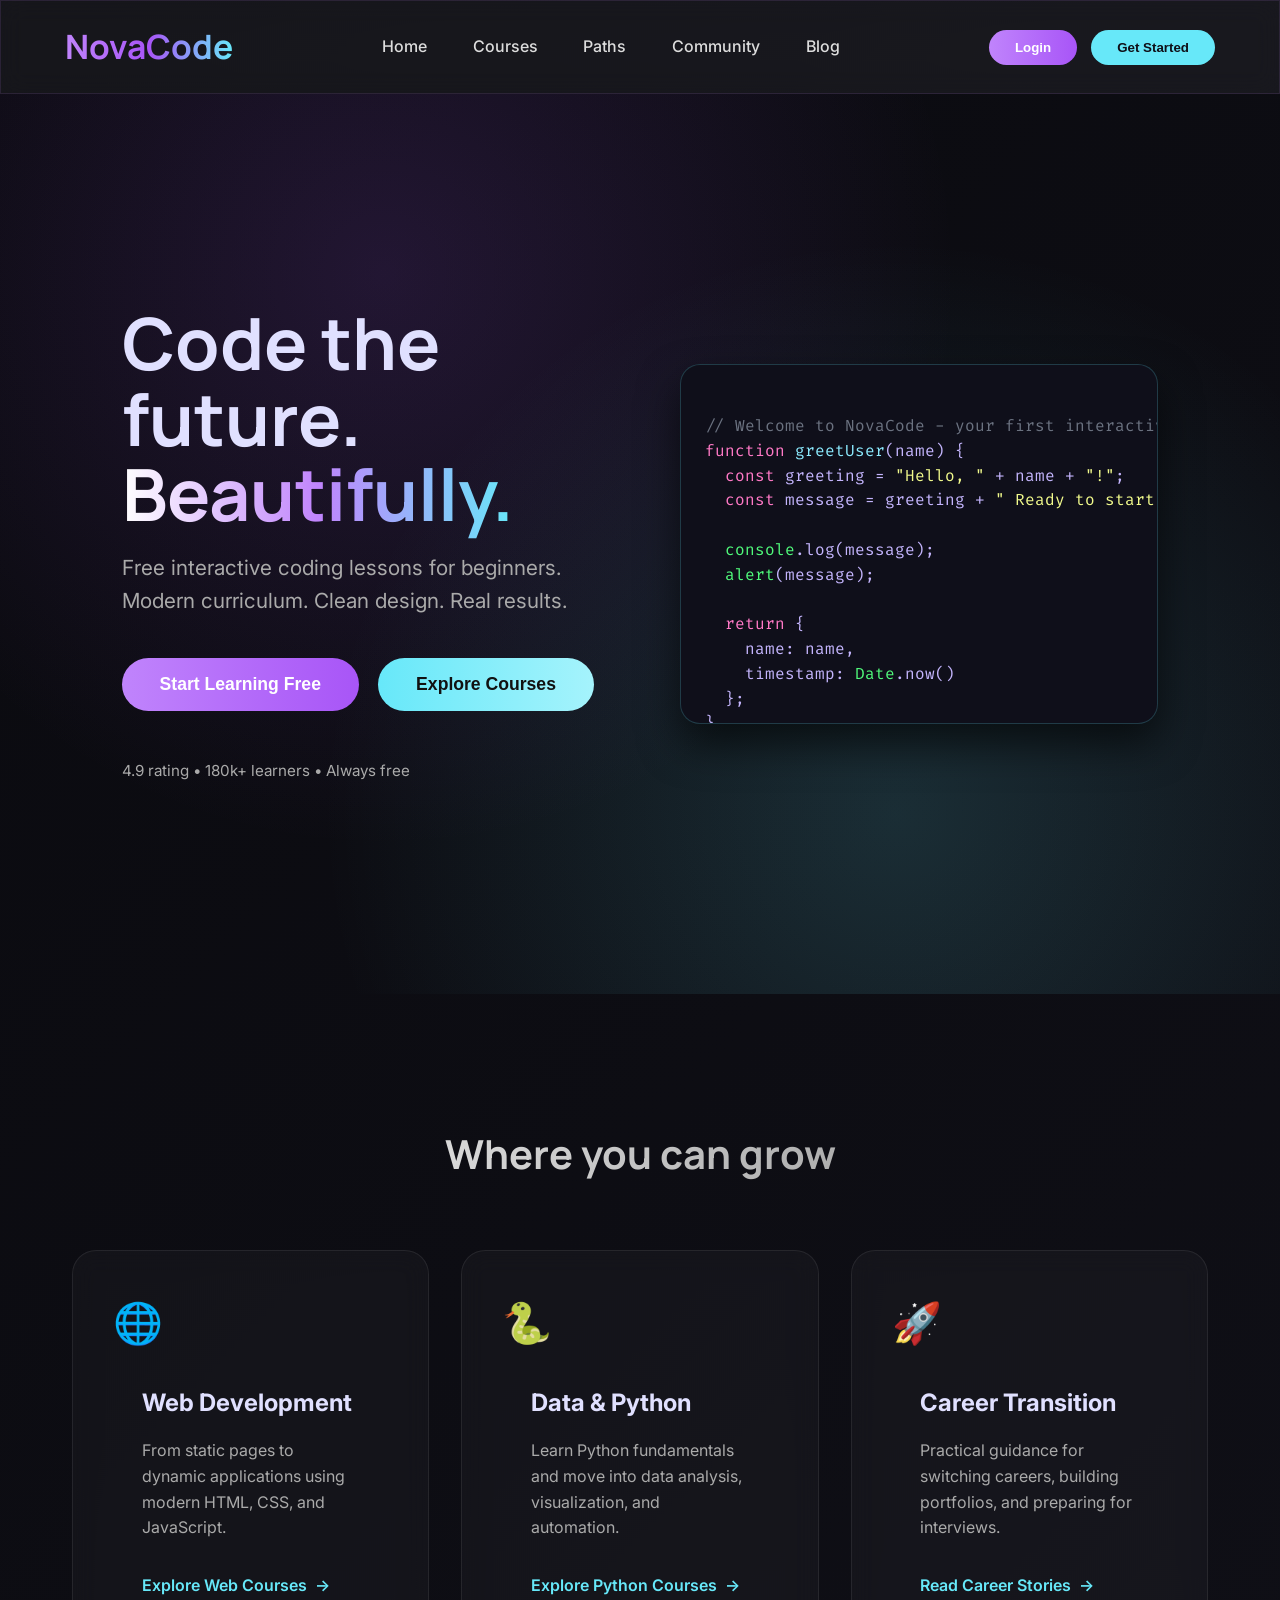
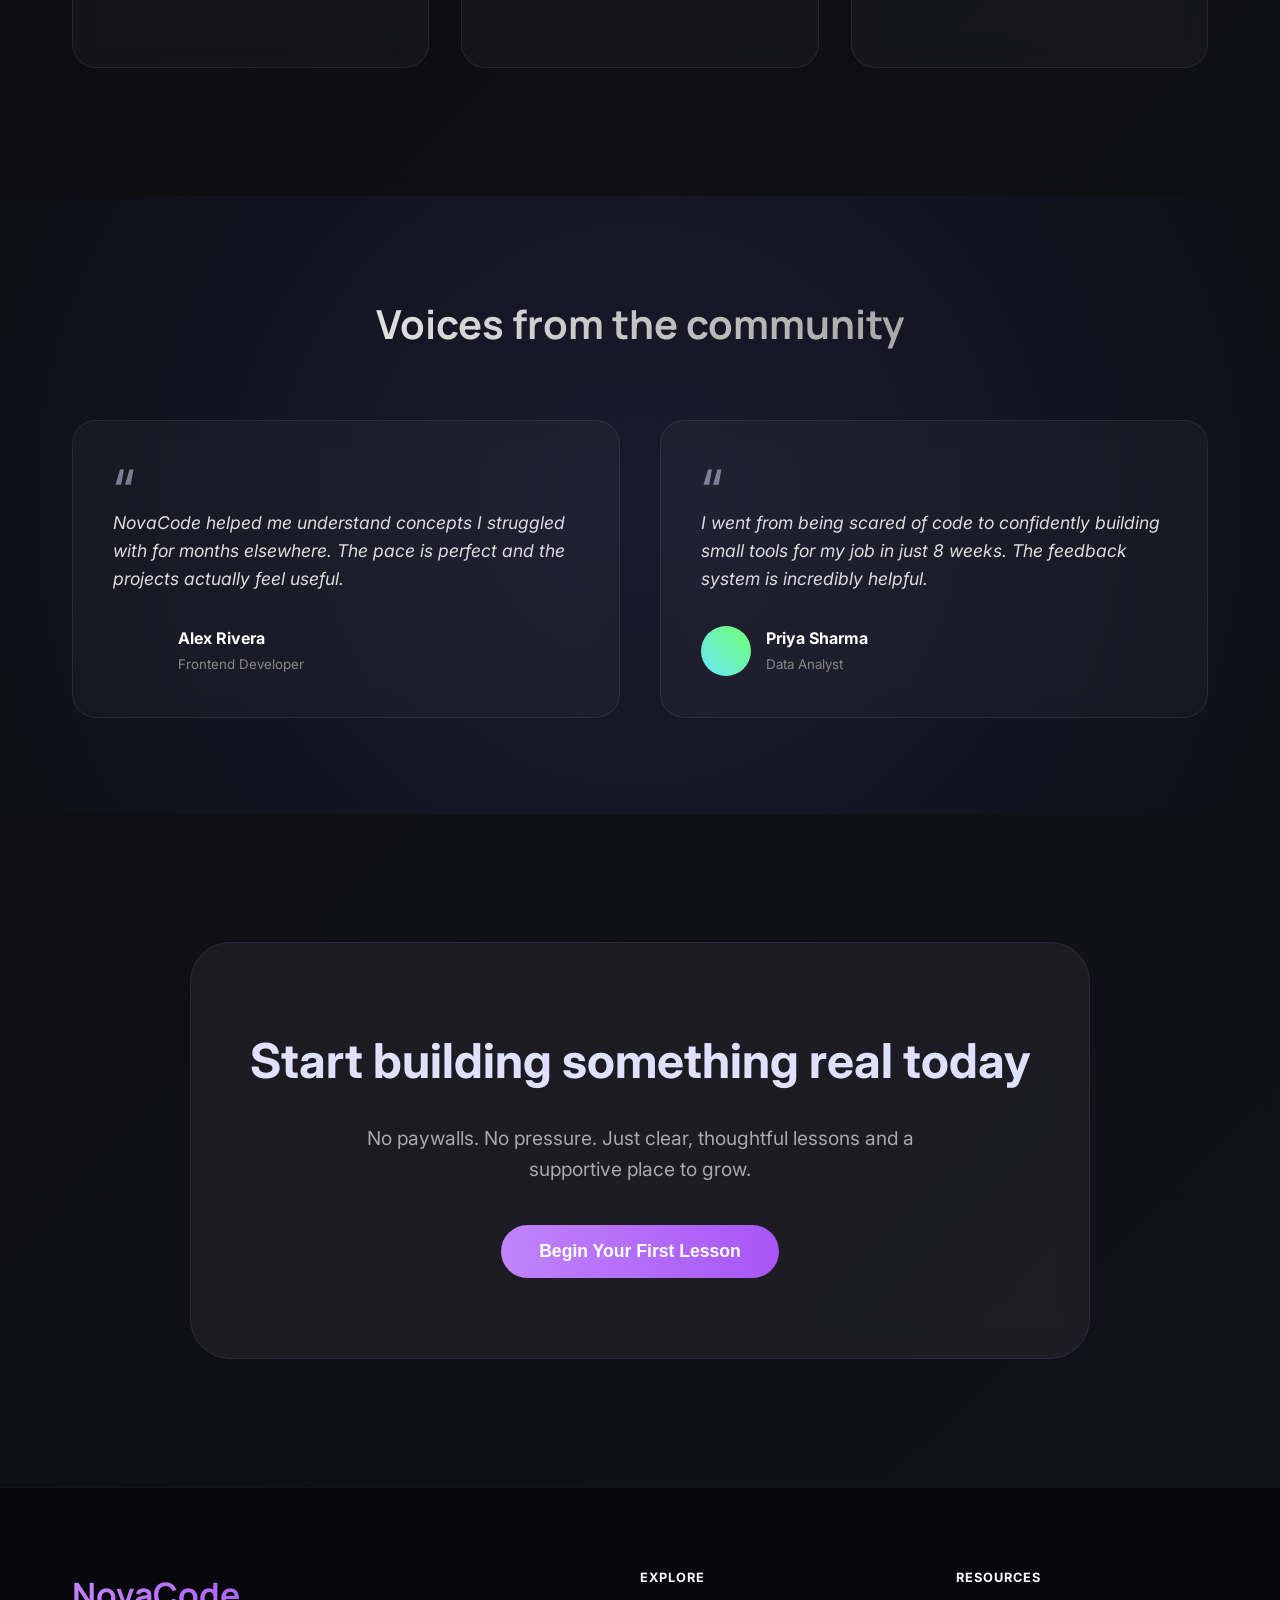
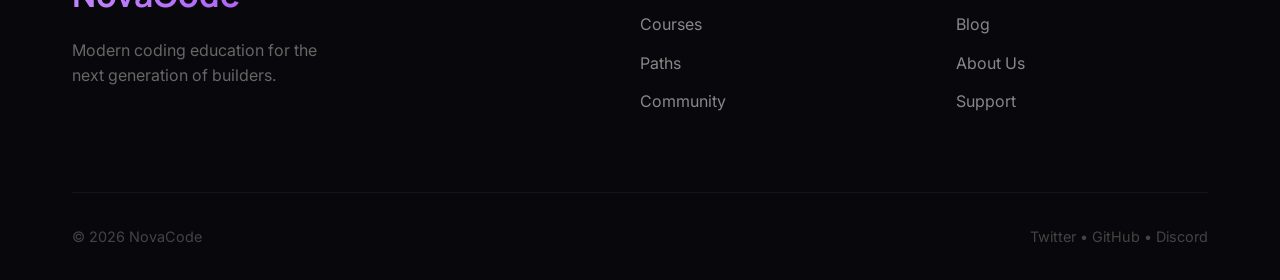
<file: index.html>
<!DOCTYPE html>
<html lang="en">
<head>
    <meta charset="UTF-8" />
    <meta name="viewport" content="width=device-width, initial-scale=1.0"/>
    <title>NovaCode • Learn to Code</title>
    

    <link rel="stylesheet" href="styles.css">
</head>
<body>

    <header class="glass">
        <div class="logo">NovaCode</div>
        <nav>
            <a href="#">Home</a>
            <a href="courses.html">Courses</a>
            <a href="paths.html">Paths</a>
            <a href="community.html">Community</a>
            <a href="blog.html">Blog</a>
        </nav>
        <div style="display: flex; gap: 14px;">
            <a href="login.html"><button class="cta-header">Login</button></a>
            <a href="signup.html"><button class="cta-header" style="background: var(--cyan); color: #0f0f17;">Get Started</button></a>
        </div>
    </header>

    <section class="hero">
        <div class="hero-content">
            <div class="hero-text">
                <h1>Code the future.<br><span class="gradient">Beautifully.</span></h1>
                <p>Free interactive coding lessons for beginners. Modern curriculum. Clean design. Real results.</p>
                <div class="hero-buttons">
                    <button class="btn-primary purple">Start Learning Free</button>
                    <button class="btn-primary cyan">Explore Courses</button>
                </div>
                <div style="margin-top:3rem;color:#aaa;font-size:0.95rem;">
                    4.9 rating • 180k+ learners • Always free
                </div>
            </div>

            <div class="hero-visual glass">
                <div class="code-snippet">
<span class="code-comment">// Welcome to NovaCode - your first interactive lesson</span>
<span class="code-keyword">function</span> <span class="code-function">greetUser</span>(name) {
  <span class="code-keyword">const</span> greeting = <span class="code-string">"Hello, "</span> + name + <span class="code-string">"!"</span>;
  <span class="code-keyword">const</span> message = greeting + <span class="code-string">" Ready to start coding?"</span>;

  <span class="code-builtin">console</span>.log(message);
  <span class="code-builtin">alert</span>(message);

  <span class="code-keyword">return</span> {
    name: name,
    timestamp: <span class="code-builtin">Date</span>.now()
  };
}


                </div>
            </div>
        </div>

    </section>

<section class="featured-areas">
        <div class="container">
            <h2 class="section-title">Where you can grow</h2>
            <div class="featured-grid">
                <div class="featured-card web-card glass-card">
                    <div class="card-icon">🌐</div>
                    <h3>Web Development</h3>
                    <p>From static pages to dynamic applications using modern HTML, CSS, and JavaScript.</p>
                    <a href="courses.html" class="featured-link">Explore Web Courses <span>→</span></a>
                </div>

                <div class="featured-card data-card glass-card">
                    <div class="card-icon">🐍</div>
                    <h3>Data & Python</h3>
                    <p>Learn Python fundamentals and move into data analysis, visualization, and automation.</p>
                    <a href="courses.html" class="featured-link">Explore Python Courses <span>→</span></a>
                </div>

                <div class="featured-card career-card glass-card">
                    <div class="card-icon">🚀</div>
                    <h3>Career Transition</h3>
                    <p>Practical guidance for switching careers, building portfolios, and preparing for interviews.</p>
                    <a href="blog.html" class="featured-link">Read Career Stories <span>→</span></a>
                </div>
            </div>
        </div>
    </section>

    <section class="voices-section">
        <div class="container">
            <h2 class="section-title">Voices from the community</h2>
            <div class="voices-grid">
                <div class="voice-card glass-card">
                    <div class="quote-mark">“</div>
                    <p>NovaCode helped me understand concepts I struggled with for months elsewhere. The pace is perfect and the projects actually feel useful.</p>
                    <div class="voice-author">
                        <div class="voice-avatar" style="background: linear-gradient(45deg, var(--purple), var(--cyan));"></div>
                        <div>
                            <strong>Alex Rivera</strong>
                            <small>Frontend Developer</small>
                        </div>
                    </div>
                </div>
                
                <div class="voice-card glass-card">
                    <div class="quote-mark">“</div>
                    <p>I went from being scared of code to confidently building small tools for my job in just 8 weeks. The feedback system is incredibly helpful.</p>
                    <div class="voice-author">
                        <div class="voice-avatar" style="background: linear-gradient(45deg, var(--cyan), #70ff70);"></div>
                        <div>
                            <strong>Priya Sharma</strong>
                            <small>Data Analyst</small>
                        </div>
                    </div>
                </div>
            </div>
        </div>
    </section>

    <section class="final-cta">
        <div class="cta-box glass">
            <h2>Start building something real today</h2>
            <p>No paywalls. No pressure. Just clear, thoughtful lessons and a supportive place to grow.</p>
            <button class="btn-primary purple">Begin Your First Lesson</button>
        </div>
    </section>

    <footer class="site-footer">
        <div class="container">
            <div class="footer-grid">
                <div class="footer-brand">
                    <div class="logo">NovaCode</div>
                    <p>Modern coding education for the next generation of builders.</p>
                </div>
                <div class="footer-links">
                    <h4 class="footer-heading">Explore</h4>
                    <a href="courses.html">Courses</a>
                    <a href="paths.html">Paths</a>
                    <a href="community.html">Community</a>
                </div>
                <div class="footer-links">
                    <h4 class="footer-heading">Resources</h4>
                    <a href="blog.html">Blog</a>
                    <a href="#">About Us</a>
                    <a href="#">Support</a>
                </div>
            </div>
            <div class="footer-bottom">
                <span>© 2026 NovaCode</span>
                <div class="footer-socials">
                    <a href="#">Twitter</a> • <a href="#">GitHub</a> • <a href="#">Discord</a>
                </div>
            </div>
        </div>
    </footer>
</body>
</html>
</file>
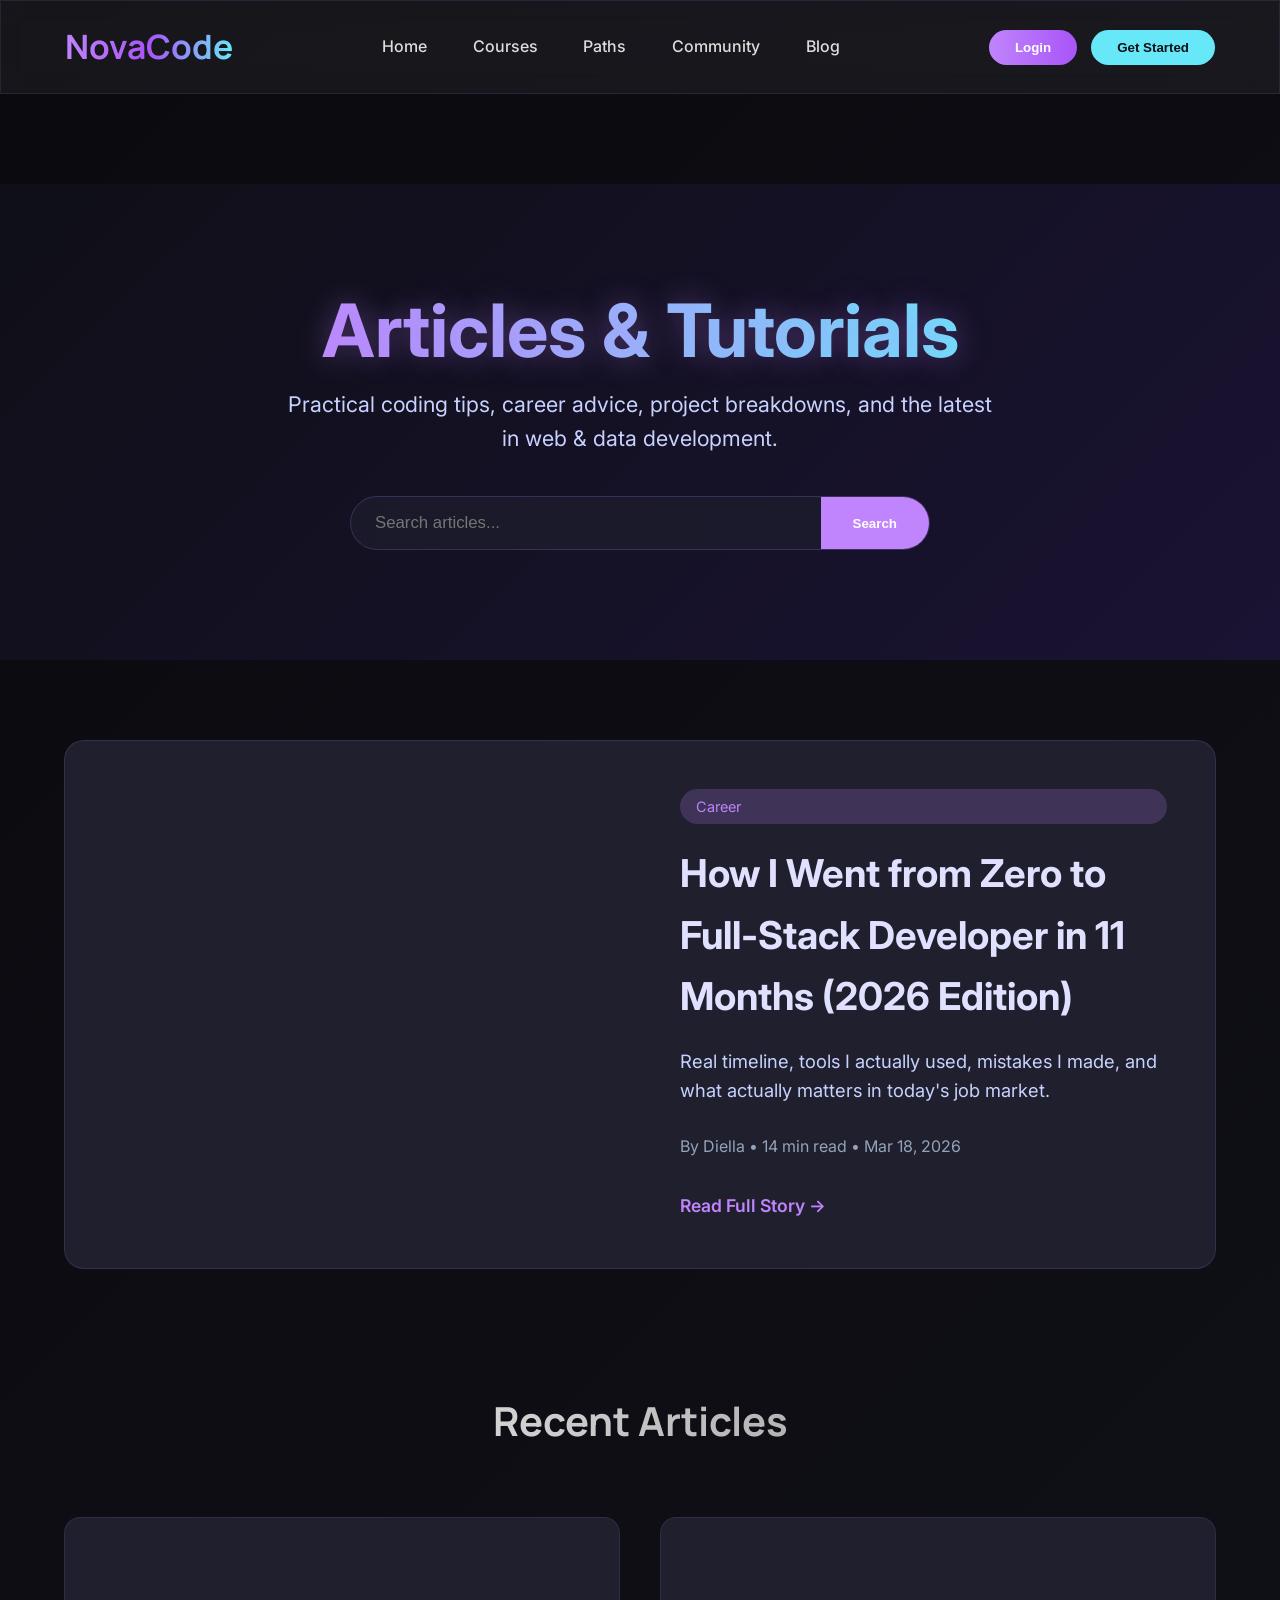
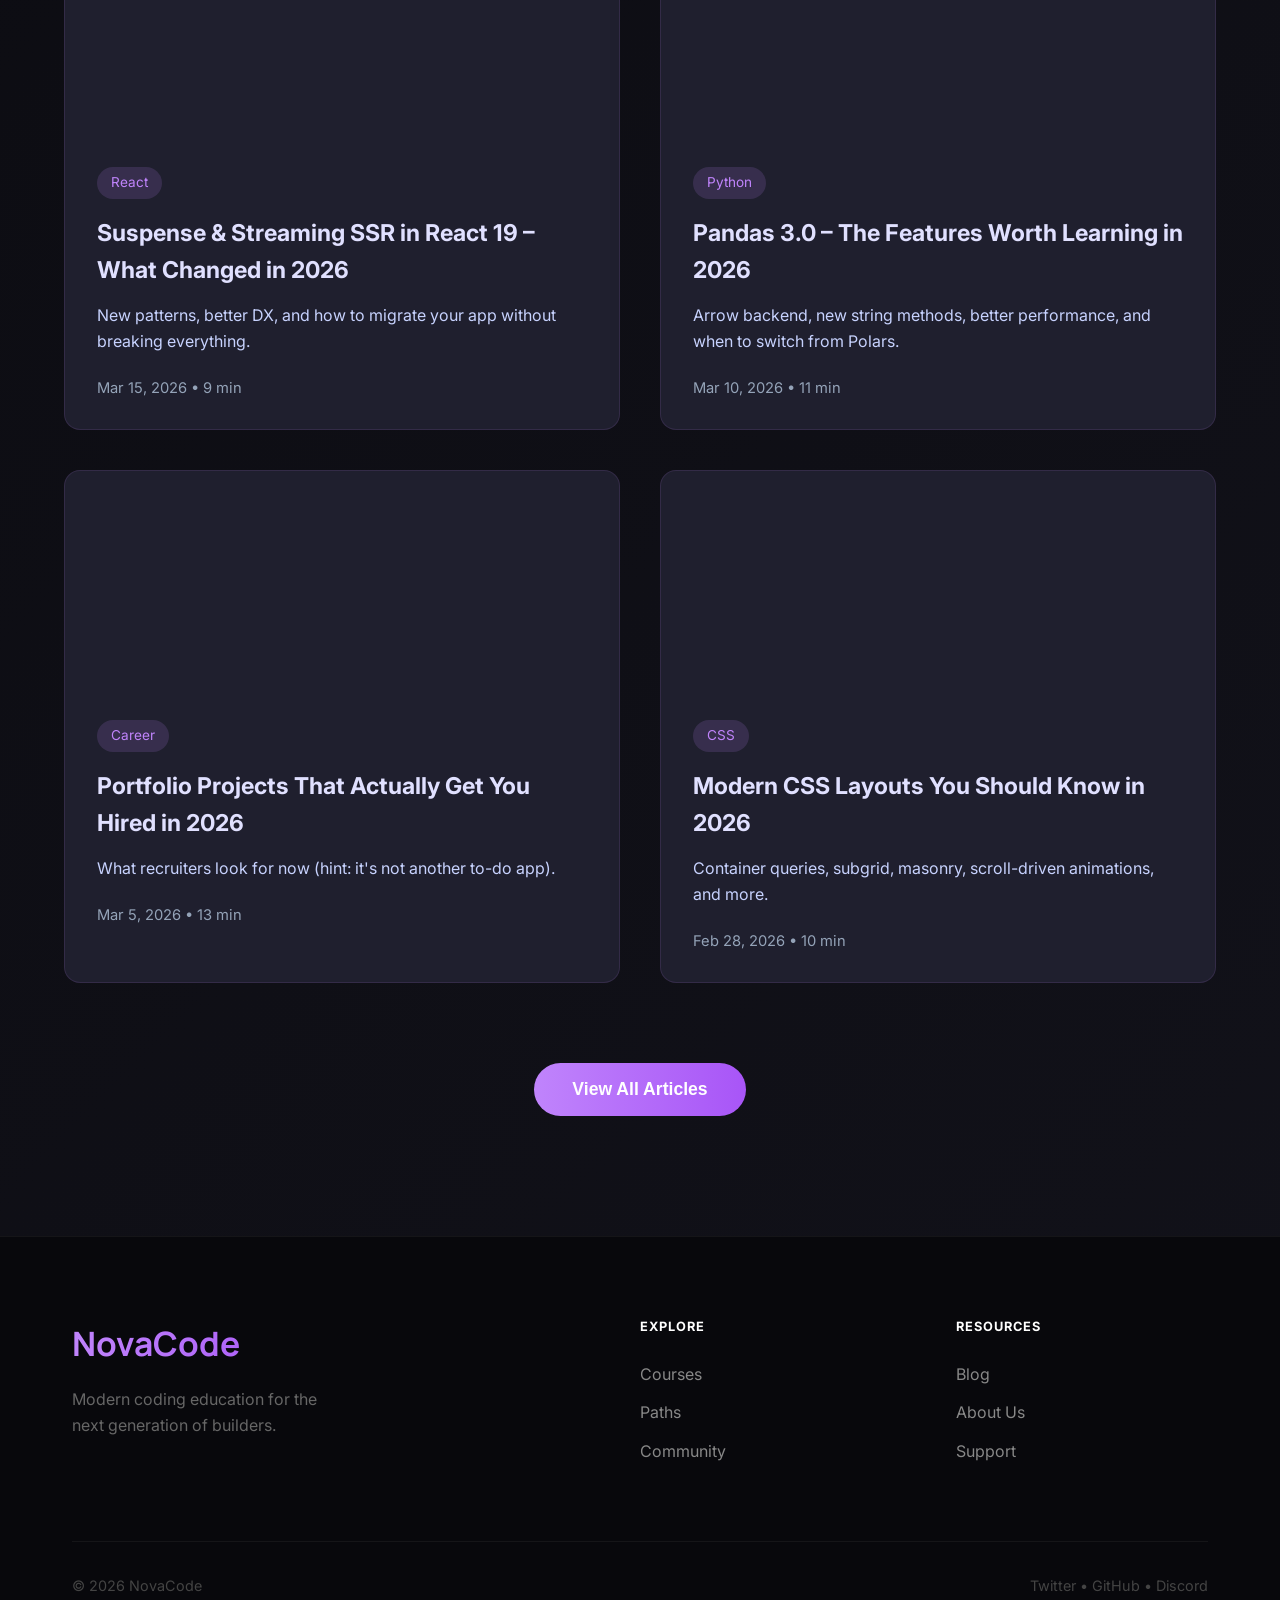
<file: blog.html>
<!DOCTYPE html>
<html lang="en">
<head>
    <meta charset="UTF-8" />
    <meta name="viewport" content="width=device-width, initial-scale=1.0"/>
    <title>Blog • NovaCode</title>
    <link rel="stylesheet" href="styles.css">
</head>
<body>

    <header class="glass">
        <div class="logo"> NovaCode</div>
        <nav>
            <a href="index.html">Home</a>
            <a href="courses.html">Courses</a>
            <a href="paths.html">Paths</a>
            <a href="community.html">Community</a>
            <a href="blog.html" class="active">Blog</a>
        </nav>
        <div class="header-actions">
              <a href="login.html"><button class="cta-header">Login</button></a>
            <a href="signup.html"><button class="cta-header cta-cyan">Get Started</button></a>
        </div>
    </header>

    <div class="header-spacer"></div>


    <section class="hero-blog">
        <div class="hero-blog-container">
            <div class="hero-blog-content">
                <h1 class="hero-blog-title">Articles & Tutorials</h1>
                <p class="hero-blog-subtitle">
                    Practical coding tips, career advice, project breakdowns, and the latest in web & data development.
                </p>
                <div class="hero-blog-search">
                    <input type="text" placeholder="Search articles..." class="blog-search-input">
                    <button class="blog-search-btn">Search</button>
                </div>
            </div>
        </div>
    </section>

    <!-- Artikull -->
    <section class="featured-article-section">
        <div class="featured-article-container">
            <div class="featured-article-card">
                <div class="featured-article-image" style="background-image: url('https://www.droptica.com/sites/droptica.com/files/styles/blog_banner_image/public/media/image/full-stack-developer-sitting-in-front-the-screen.jpg?itok=fS4D0rIt');"></div>
                <div class="featured-article-body">
                    <span class="featured-article-category">Career</span>
                    <h2 class="featured-article-title">How I Went from Zero to Full-Stack Developer in 11 Months (2026 Edition)</h2>
                    <p class="featured-article-excerpt">
                        Real timeline, tools I actually used, mistakes I made, and what actually matters in today's job market.
                    </p>
                    <div class="featured-article-meta">
                        <span>By Diella • 14 min read • Mar 18, 2026</span>
                    </div>
                    <a href="#" class="featured-article-link">Read Full Story →</a>
                </div>
            </div>
        </div>
    </section>

    <!-- Artikujt e reja -->
    <section class="articles-section">
        <div class="articles-container">
            <h2 class="section-title">Recent Articles</h2>
            <div class="articles-grid">
                <div class="article-card">
                    <div class="article-image" style="background-image: url('https://bixlabs.com/wp-content/uploads/2023/04/6387303986e619392ead402f_Benefits%20of%20react%20js.jpg');"></div>
                    <div class="article-body">
                        <span class="article-category">React</span>
                        <h3 class="article-title">Suspense & Streaming SSR in React 19 – What Changed in 2026</h3>
                        <p class="article-excerpt">New patterns, better DX, and how to migrate your app without breaking everything.</p>
                        <div class="article-meta">Mar 15, 2026 • 9 min</div>
                    </div>
                </div>

                <div class="article-card">
                    <div class="article-image" style="background-image: url('https://miro.medium.com/1*AEvp626JJXRFLIdclbZqXg.png');"></div>
                    <div class="article-body">
                        <span class="article-category">Python</span>
                        <h3 class="article-title">Pandas 3.0 – The Features Worth Learning in 2026</h3>
                        <p class="article-excerpt">Arrow backend, new string methods, better performance, and when to switch from Polars.</p>
                        <div class="article-meta">Mar 10, 2026 • 11 min</div>
                    </div>
                </div>

                <div class="article-card">
                    <div class="article-image" style="background-image: url('https://images.unsplash.com/photo-1517180102446-f3ece451e9d8?auto=format&fit=crop&w=800&q=80');"></div>
                    <div class="article-body">
                        <span class="article-category">Career</span>
                        <h3 class="article-title">Portfolio Projects That Actually Get You Hired in 2026</h3>
                        <p class="article-excerpt">What recruiters look for now (hint: it's not another to-do app).</p>
                        <div class="article-meta">Mar 5, 2026 • 13 min</div>
                    </div>
                </div>

                <div class="article-card">
                    <div class="article-image" style="background-image: url('https://images.unsplash.com/photo-1498050108023-c5249f4df085?auto=format&fit=crop&w=800&q=80');"></div>
                    <div class="article-body">
                        <span class="article-category">CSS</span>
                        <h3 class="article-title">Modern CSS Layouts You Should Know in 2026</h3>
                        <p class="article-excerpt">Container queries, subgrid, masonry, scroll-driven animations, and more.</p>
                        <div class="article-meta">Feb 28, 2026 • 10 min</div>
                    </div>
                </div>
            </div>

            <div class="articles-cta">
                <button class="btn-primary purple">View All Articles</button>
            </div>
        </div>
    </section>

    <!-- futeri -->
   
    <footer class="site-footer">
        <div class="container">
            <div class="footer-grid">
                <div class="footer-brand">
                    <div class="logo">NovaCode</div>
                    <p>Modern coding education for the next generation of builders.</p>
                </div>
                <div class="footer-links">
                    <h4 class="footer-heading">Explore</h4>
                    <a href="courses.html">Courses</a>
                    <a href="paths.html">Paths</a>
                    <a href="community.html">Community</a>
                </div>
                <div class="footer-links">
                    <h4 class="footer-heading">Resources</h4>
                    <a href="blog.html">Blog</a>
                    <a href="#">About Us</a>
                    <a href="#">Support</a>
                </div>
            </div>
            <div class="footer-bottom">
                <span>© 2026 NovaCode</span>
                <div class="footer-socials">
                    <a href="#">Twitter</a> • <a href="#">GitHub</a> • <a href="#">Discord</a>
                </div>
            </div>
        </div>
    </footer>
</body>
</html>
</file>
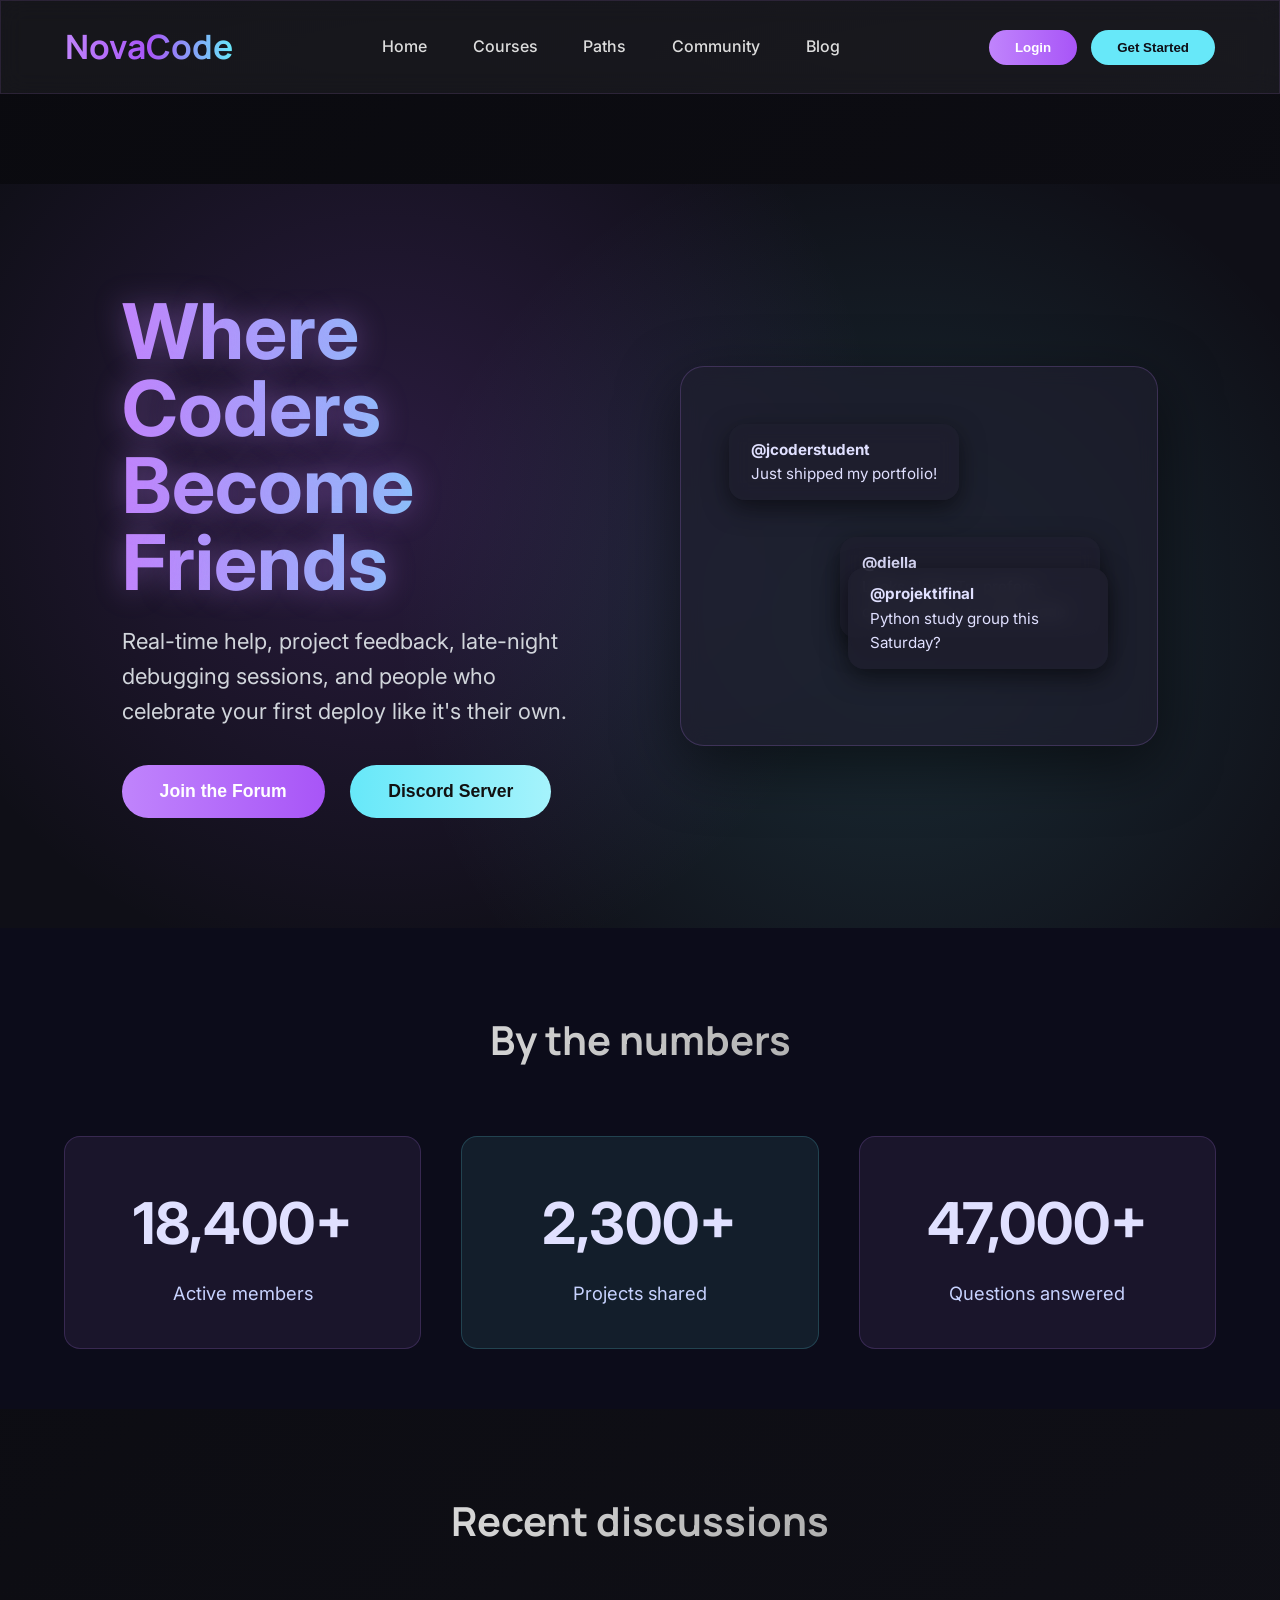
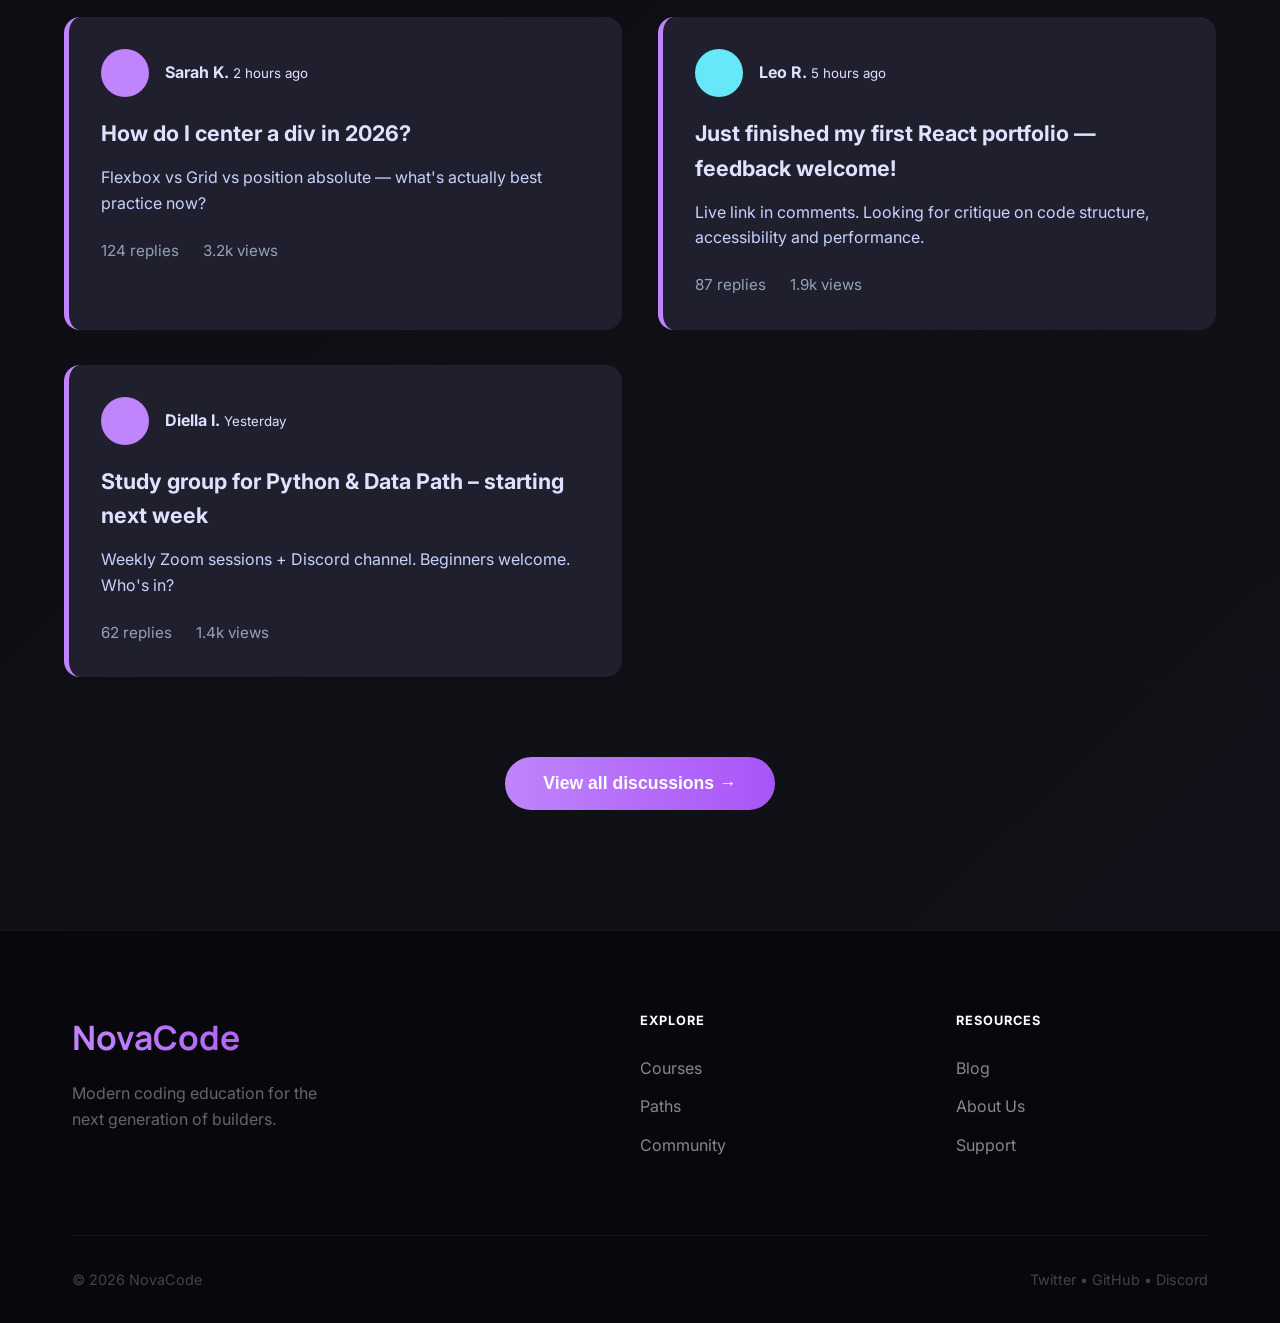
<file: community.html>
<!DOCTYPE html>
<html lang="en">
<head>
    <meta charset="UTF-8" />
    <meta name="viewport" content="width=device-width, initial-scale=1.0"/>
    <title>Community • NovaCode</title>
    <link rel="stylesheet" href="styles.css">
</head>
<body>

    <header class="glass">
        <div class="logo">NovaCode</div>
        <nav>
            <a href="index.html">Home</a>
            <a href="courses.html">Courses</a>
            <a href="paths.html">Paths</a>
            <a href="community.html" class="active">Community</a>
            <a href="blog.html">Blog</a>
        </nav>
        <div class="header-actions">
             <a href="login.html"><button class="cta-header">Login</button></a>
            <a href="signup.html"><button class="cta-header" style="background: var(--cyan); color: #0f0f17;">Get Started</button></a>
        </div>
    </header>

    <div class="header-spacer"></div>


    <section class="hero-community">
        <div class="hero-community-container">
            <div class="hero-community-content-left">
                <h1 class="hero-community-title">Where Coders Become Friends</h1>
                <p class="hero-community-subtitle">
                    Real-time help, project feedback, late-night debugging sessions, and people who celebrate your first deploy like it's their own.
                </p>
                <div class="hero-community-cta-group">
                    <button class="btn-primary purple">Join the Forum</button>
                    <button class="btn-primary cyan">Discord Server</button>
                </div>
            </div>

            <div class="hero-community-visual-wrapper">
                <div class="community-visual glass">
                    <div class="chat-bubble chat-bubble-1">
                        <strong>@jcoderstudent</strong><br>
                        Just shipped my portfolio!
                    </div>
                    <div class="chat-bubble chat-bubble-2">
                        <strong>@diella</strong><br>
                        Looks clean! Try prefers-color-scheme for dark mode
                    </div>
                    <div class="chat-bubble chat-bubble-3">
                        <strong>@projektifinal</strong><br>
                        Python study group this Saturday?
                    </div>

                  
                </div>
            </div>
        </div>
    </section>


    <section class="stats-section">
        <div class="stats-container">
            <h2 class="section-title">By the numbers</h2>
            <div class="stats-grid">
                <div class="stat-box">
                    <div class="stat-number">18,400+</div>
                    <p class="stat-label">Active members</p>
                </div>
                <div class="stat-box stat-box-cyan">
                    <div class="stat-number">2,300+</div>
                    <p class="stat-label">Projects shared</p>
                </div>
                <div class="stat-box">
                    <div class="stat-number">47,000+</div>
                    <p class="stat-label">Questions answered</p>
                </div>
            </div>
        </div>
    </section>

    <!-- Diskutimet -->
    <section class="discussions-section">
        <div class="discussions-container">
            <h2 class="section-title">Recent discussions</h2>
            <div class="discussions-grid">
                <div class="discussion-card">
                    <div class="discussion-author">
                        <div class="avatar-small" style="background: var(--pink-purple);"></div>
                        <div>
                            <strong>Sarah K.</strong>
                            <small>2 hours ago</small>
                        </div>
                    </div>
                    <h3 class="discussion-title">How do I center a div in 2026?</h3>
                    <p class="discussion-excerpt">Flexbox vs Grid vs position absolute — what's actually best practice now?</p>
                    <div class="discussion-stats">
                        <span>124 replies</span>
                        <span>3.2k views</span>
                    </div>
                </div>

                <div class="discussion-card">
                    <div class="discussion-author">
                        <div class="avatar-small" style="background: var(--cyan);"></div>
                        <div>
                            <strong>Leo R.</strong>
                            <small>5 hours ago</small>
                        </div>
                    </div>
                    <h3 class="discussion-title">Just finished my first React portfolio — feedback welcome!</h3>
                    <p class="discussion-excerpt">Live link in comments. Looking for critique on code structure, accessibility and performance.</p>
                    <div class="discussion-stats">
                        <span>87 replies</span>
                        <span>1.9k views</span>
                    </div>
                </div>

                <div class="discussion-card">
                    <div class="discussion-author">
                        <div class="avatar-small" style="background: var(--pink-purple);"></div>
                        <div>
                            <strong>Diella I.</strong>
                            <small>Yesterday</small>
                        </div>
                    </div>
                    <h3 class="discussion-title">Study group for Python & Data Path – starting next week</h3>
                    <p class="discussion-excerpt">Weekly Zoom sessions + Discord channel. Beginners welcome. Who's in?</p>
                    <div class="discussion-stats">
                        <span>62 replies</span>
                        <span>1.4k views</span>
                    </div>
                </div>
            </div>

            <div class="discussions-cta">
                <button class="btn-primary purple">View all discussions →</button>
            </div>
        </div>
    </section>




    <footer class="site-footer">
        <div class="container">
            <div class="footer-grid">
                <div class="footer-brand">
                    <div class="logo">NovaCode</div>
                    <p>Modern coding education for the next generation of builders.</p>
                </div>
                <div class="footer-links">
                    <h4 class="footer-heading">Explore</h4>
                    <a href="courses.html">Courses</a>
                    <a href="paths.html">Paths</a>
                    <a href="community.html">Community</a>
                </div>
                <div class="footer-links">
                    <h4 class="footer-heading">Resources</h4>
                    <a href="blog.html">Blog</a>
                    <a href="#">About Us</a>
                    <a href="#">Support</a>
                </div>
            </div>
            <div class="footer-bottom">
                <span>© 2026 NovaCode</span>
                <div class="footer-socials">
                    <a href="#">Twitter</a> • <a href="#">GitHub</a> • <a href="#">Discord</a>
                </div>
            </div>
        </div>
    </footer>

</body>
</html>
</file>
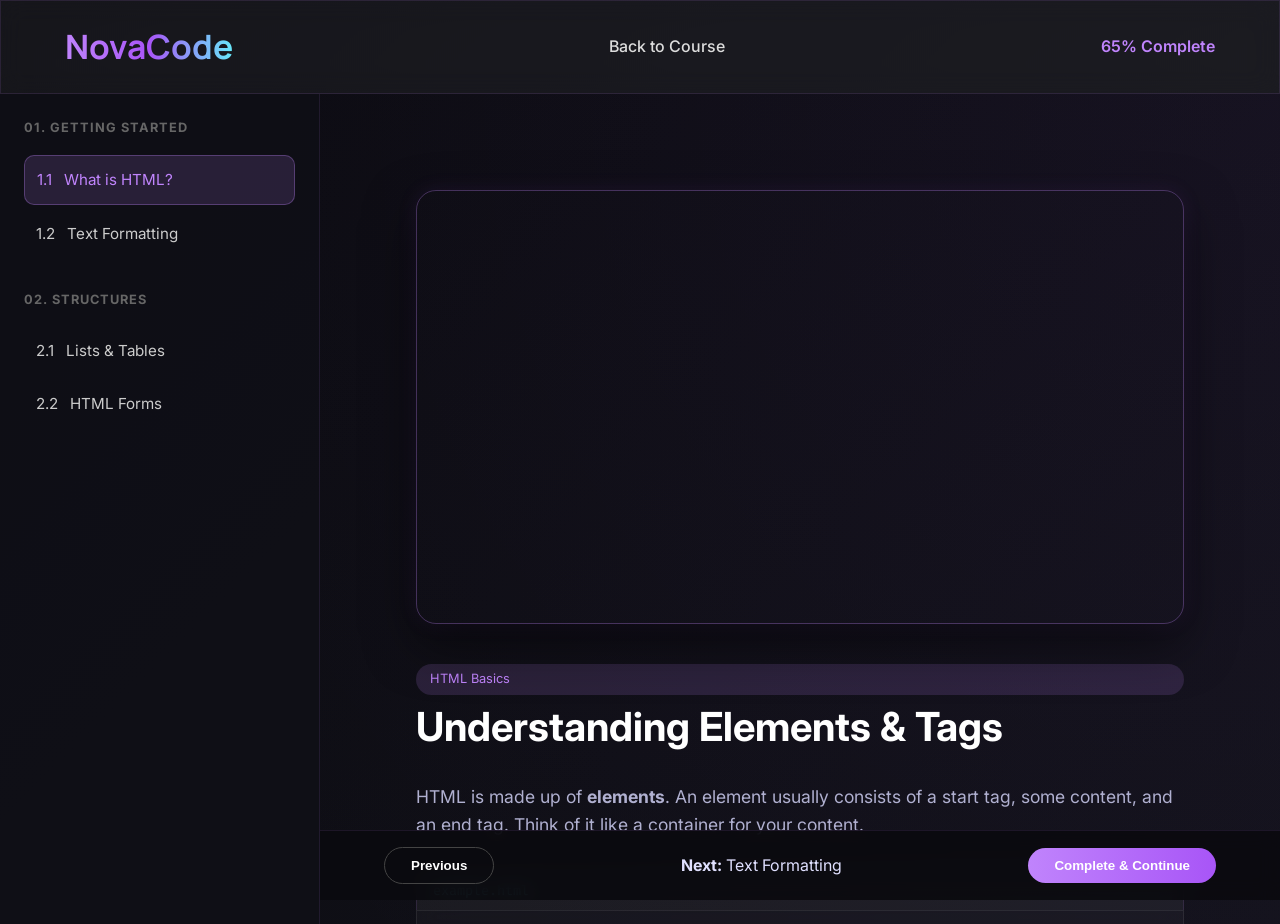
<file: course-detail.html>
<!DOCTYPE html>
<html lang="en">
<head>
    <meta charset="UTF-8">
    <title>HTML Elements • NovaCode</title>
    <link rel="stylesheet" href="styles.css">
</head>
<body style="overflow: hidden;"> <header class="glass">
        <div class="logo">NovaCode</div>
        <nav>
            <a href="courses.html">Back to Course</a>
        </nav>
        <div class="header-actions">
            <span style="color: var(--pink-purple); font-weight: 600;">65% Complete</span>
        </div>
    </header>

    <main class="lesson-container">
        
        <aside class="lesson-sidebar">
            <div class="curriculum-section">
                <h5>01. Getting Started</h5>
                <a href="#" class="lesson-item active">
                    <span>1.1</span> What is HTML?
                </a>
                <a href="course-detail2.html" class="lesson-item">
                    <span>1.2</span> Text Formatting
                </a>
            </div>

            <div class="curriculum-section">
                <h5>02. Structures</h5>
                <a href="#" class="lesson-item">
                    <span>2.1</span> Lists & Tables
                </a>
                <a href="#" class="lesson-item">
                    <span>2.2</span> HTML Forms
                </a>
            </div>
        </aside>

     <section class="lesson-main">
    <div class="lesson-content">
        <div class="video-container">
          <iframe width="560" height="315" src="https://www.youtube.com/embed/ok-plXXHlWw?si=qPmsbUNYPH-oHeyW" title="YouTube video player" frameborder="0" allow="accelerometer; autoplay; clipboard-write; encrypted-media; gyroscope; picture-in-picture; web-share" referrerpolicy="strict-origin-when-cross-origin" allowfullscreen></iframe>
        </div>

        <div class="lesson-text">
            <div class="tag">HTML Basics</div>
            <h2>Understanding Elements & Tags</h2>
            <p>HTML is made up of <strong>elements</strong>. An element usually consists of a start tag, some content, and an end tag. Think of it like a container for your content.</p>
            
            

            <div class="code-block-header">example.html</div>
            <div class="glass-card code-snippet" style="border-radius: 0 0 12px 12px;">
                <span class="code-keyword">&lt;h1&gt;</span>This is a Heading<span class="code-keyword">&lt;/h1&gt;</span>
                <span class="code-keyword">&lt;p&gt;</span>This is a paragraph.<span class="code-keyword">&lt;/p&gt;</span>
            </div>

            <p style="margin-top: 2rem;">In the example above, the <code>&lt;h1&gt;</code> tag tells the browser that "This is a Heading" should be displayed as the main title of the page.</p>
        </div>
    </div>

    <div style="height: 100px;"></div>
</section>

        <footer class="lesson-nav">
            <button class="cta-header" style="background: transparent; border: 1px solid #444;">Previous</button>
            <div class="lesson-info">
                <strong>Next:</strong> Text Formatting
            </div>
            <a href="course-detail2.html"><button class="cta-header">Complete & Continue</button></a>
        </footer>

    </main>
</body>
</html>
</file>
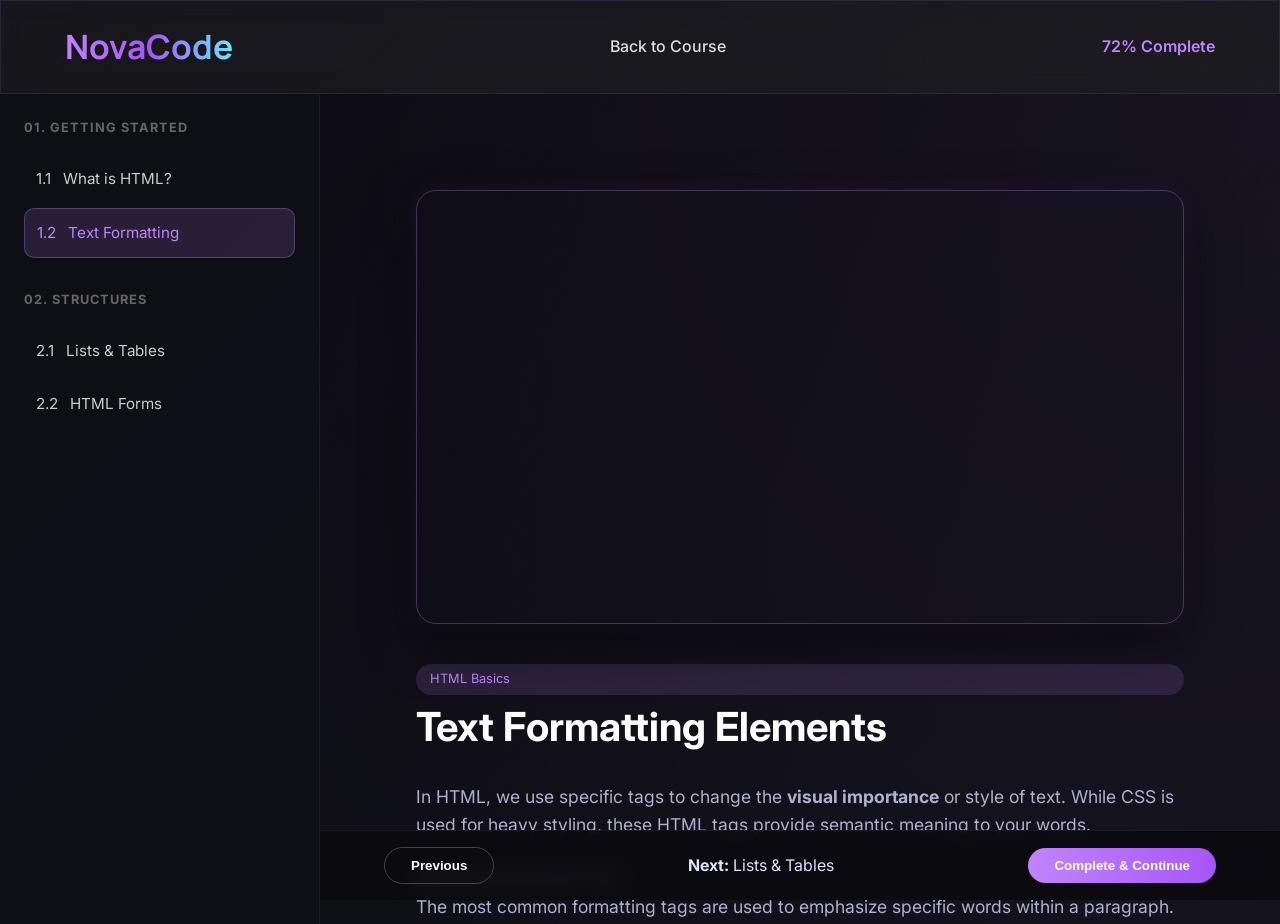
<file: course-detail2.html>
<!DOCTYPE html>
<html lang="en">
<head>
    <meta charset="UTF-8">
    <title>Text Formatting • NovaCode</title>
    <link rel="stylesheet" href="styles.css">
</head>
<body style="overflow: hidden;"> 
    
    <header class="glass">
        <div class="logo">NovaCode</div>
        <nav>
            <a href="courses.html">Back to Course</a>
        </nav>
        <div class="header-actions">
            <span style="color: var(--pink-purple); font-weight: 600;">72% Complete</span>
        </div>
    </header>

    <main class="lesson-container">
        
        <aside class="lesson-sidebar">
            <div class="curriculum-section">
                <h5>01. Getting Started</h5>
                <a href="course-detail.html" class="lesson-item">
                    <span>1.1</span> What is HTML?
                </a>
                <a href="#" class="lesson-item active">
                    <span>1.2</span> Text Formatting
                </a>
            </div>

            <div class="curriculum-section">
                <h5>02. Structures</h5>
                <a href="#" class="lesson-item">
                    <span>2.1</span> Lists & Tables
                </a>
                <a href="#" class="lesson-item">
                    <span>2.2</span> HTML Forms
                </a>
            </div>
        </aside>

        <section class="lesson-main">
            <div class="lesson-content">
                <div class="video-container">
                   <iframe width="560" height="315" src="https://www.youtube.com/embed/7FqQLqNIEY8?si=AhSxlps9lKWU_6XI" title="YouTube video player" frameborder="0" allow="accelerometer; autoplay; clipboard-write; encrypted-media; gyroscope; picture-in-picture; web-share" referrerpolicy="strict-origin-when-cross-origin" allowfullscreen></iframe>
                </div>

                <div class="lesson-text">
                    <div class="tag">HTML Basics</div>
                    <h2>Text Formatting Elements</h2>
                    <p>In HTML, we use specific tags to change the <strong>visual importance</strong> or style of text. While CSS is used for heavy styling, these HTML tags provide semantic meaning to your words.</p>
                    
                    <h3>Bold and Italicized Text</h3>
                    <p>The most common formatting tags are used to emphasize specific words within a paragraph.</p>

                    <div class="code-block-header">formatting.html</div>
                    <div class="glass-card code-snippet" style="border-radius: 0 0 12px 12px;">
<span class="code-keyword">&lt;p&gt;</span>This is <span class="code-keyword">&lt;b&gt;</span>bold text<span class="code-keyword">&lt;/b&gt;</span> and this is <span class="code-keyword">&lt;i&gt;</span>italic text<span class="code-keyword">&lt;/i&gt;</span>.<span class="code-keyword">&lt;/p&gt;</span>
<span class="code-keyword">&lt;p&gt;</span>Use <span class="code-keyword">&lt;strong&gt;</span>important text<span class="code-keyword">&lt;/strong&gt;</span> for SEO importance.<span class="code-keyword">&lt;/p&gt;</span></div>

                    <h3 style="margin-top: 2.5rem;">Semantic vs. Visual</h3>
                    <p>There is a difference between <code>&lt;b&gt;</code> (visual bold) and <code>&lt;strong&gt;</code> (semantic importance). Screen readers for visually impaired users will emphasize <strong>strong</strong> text differently than just bold text.</p>

                    <div class="code-block-header">more-tags.html</div>
                    <div class="glass-card code-snippet" style="border-radius: 0 0 12px 12px;">
<span class="code-keyword">&lt;p&gt;</span>You can also <span class="code-keyword">&lt;mark&gt;</span>highlight<span class="code-keyword">&lt;/mark&gt;</span> text or 
show <span class="code-keyword">&lt;del&gt;</span>deleted<span class="code-keyword">&lt;/del&gt;</span> content.<span class="code-keyword">&lt;/p&gt;</span></div>
                </div>
            </div>

            <div style="height: 100px;"></div>
        </section>

        <footer class="lesson-nav">
            <a href="lesson-what-is-html.html" style="text-decoration: none;">
                <button class="cta-header" style="background: transparent; border: 1px solid #444;">Previous</button>
            </a>
            <div class="lesson-info">
                <strong>Next:</strong> Lists & Tables
            </div>
            <button class="cta-header">Complete & Continue</button>
        </footer>

    </main>
</body>
</html>
</file>
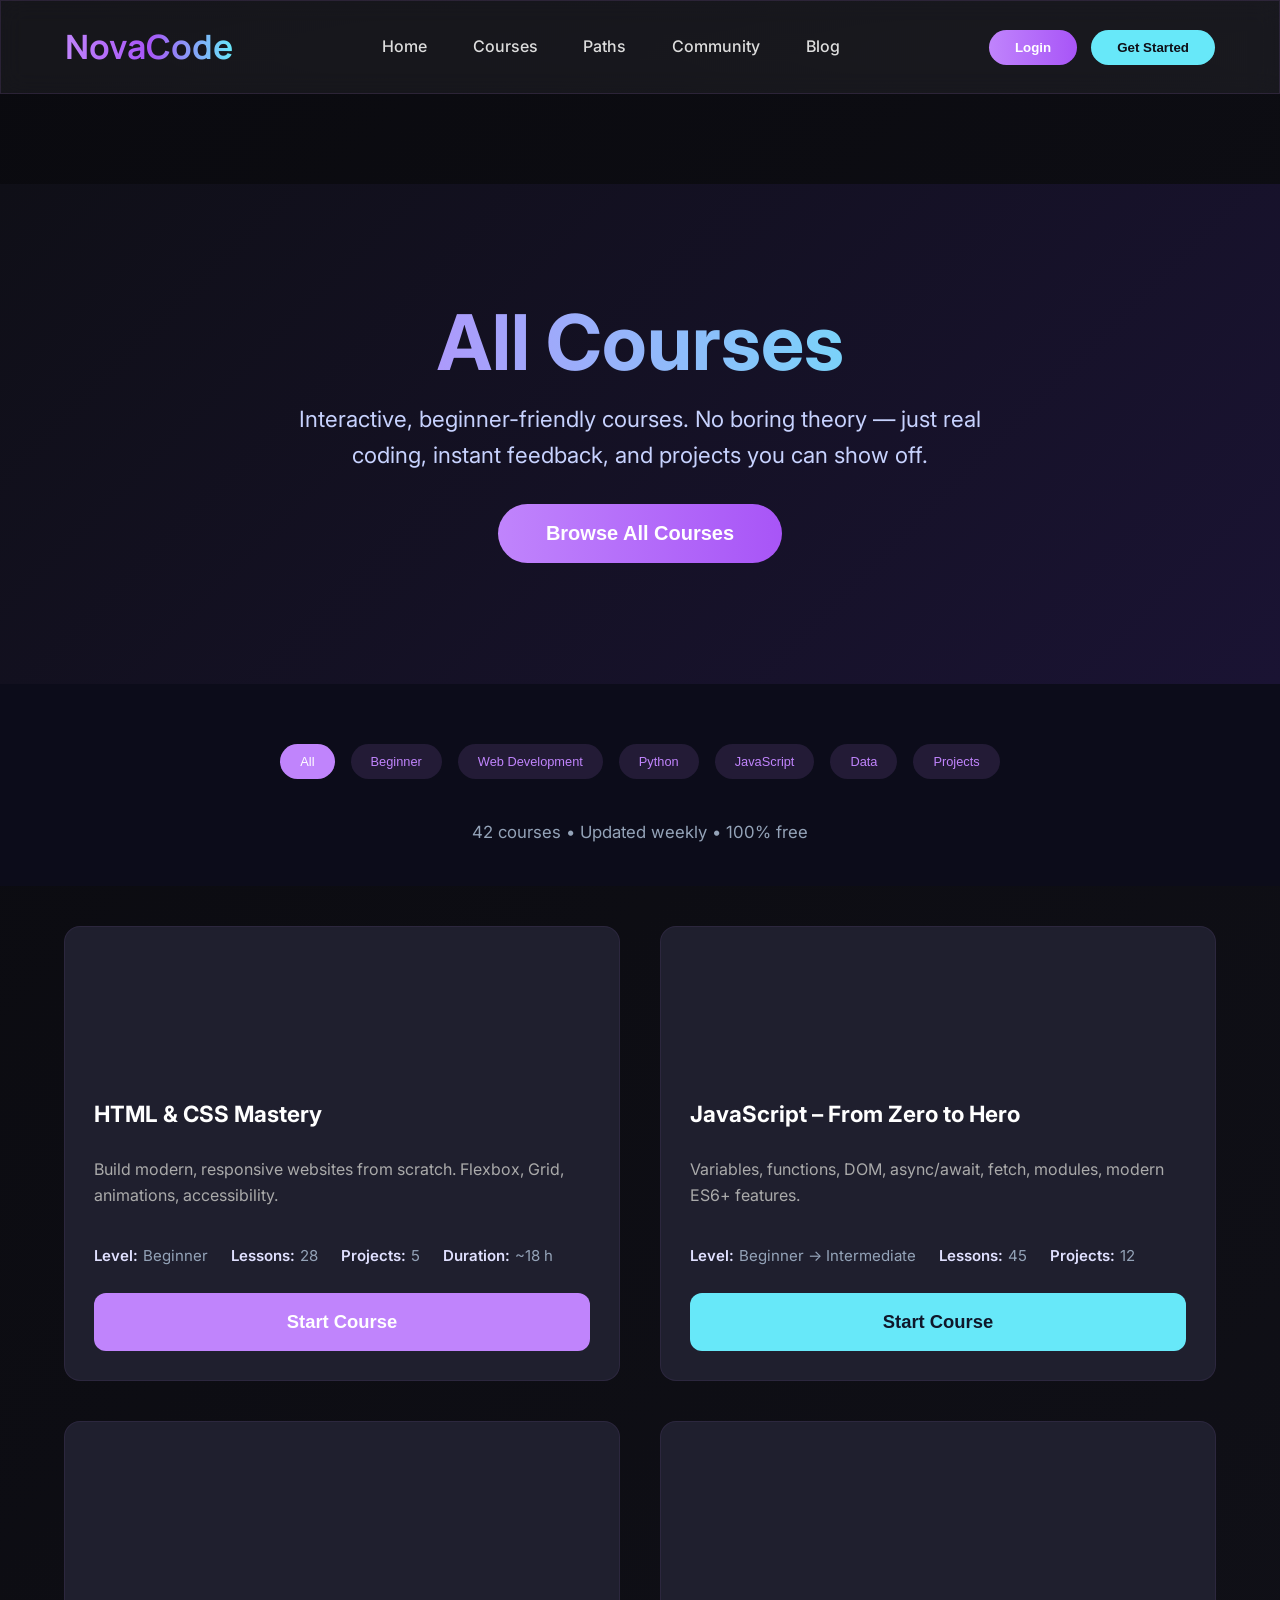
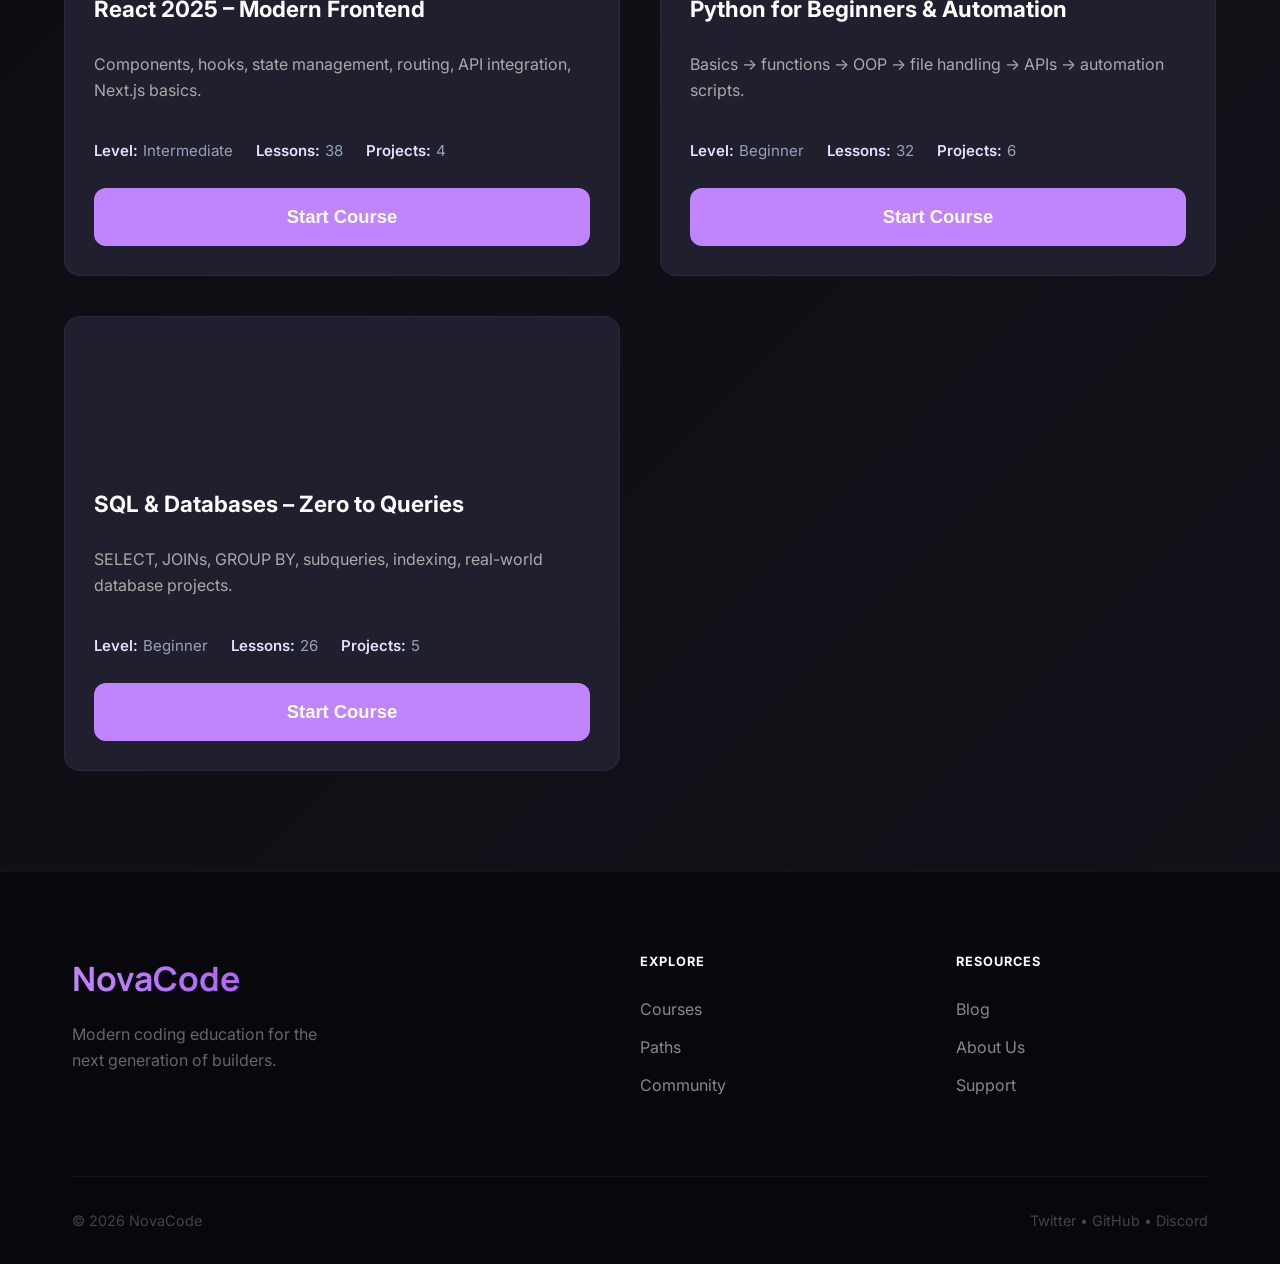
<file: courses.html>
<!DOCTYPE html>
<html lang="en">
<head>
    <meta charset="UTF-8" />
    <meta name="viewport" content="width=device-width, initial-scale=1.0"/>
    <title>Courses • NovaCode</title>
    <link rel="stylesheet" href="styles.css">
</head>
<body>

    <header class="glass">
        <div class="logo">NovaCode</div>
        <nav>
            <a href="index.html">Home</a>
            <a href="courses.html" class="active">Courses</a>
            <a href="paths.html">Paths</a>
            <a href="community.html">Community</a>
            <a href="blog.html">Blog</a>
        </nav>
        <div class="header-actions">
             <a href="login.html"><button class="cta-header">Login</button></a>
            <a href="signup.html"><button class="cta-header" style="background: var(--cyan); color: #0f0f17;">Get Started</button></a>
        </div>
    </header>

    <div class="header-spacer"></div>

    <section class="hero-page hero-courses">
        <div class="hero-page-content">
            <h1 class="hero-page-title">All Courses</h1>
            <p class="hero-page-subtitle">
                Interactive, beginner-friendly courses. No boring theory — just real coding, instant feedback, and projects you can show off.
            </p>
            <button class="btn-primary purple hero-page-cta">Browse All Courses</button>
        </div>
    </section>


    <section class="courses-filter-section">
        <div class="courses-filter-container">
            <div class="filter-tags">
                <button class="tag active">All</button>
                <button class="tag">Beginner</button>
                <button class="tag">Web Development</button>
                <button class="tag">Python</button>
                <button class="tag">JavaScript</button>
                <button class="tag">Data</button>
                <button class="tag">Projects</button>
            </div>
            <p class="courses-count">
                42 courses • Updated weekly • 100% free
            </p>
        </div>
    </section>


    <section class="courses-list-section">
        <div class="courses-grid">
          
            <a href="course-detail.html"><div class="course-card">
                <div class="card-img html-bg"></div>
                <div class="card-body">
                    <h3>HTML & CSS Mastery</h3>
                    <p class="course-description">
                        Build modern, responsive websites from scratch. Flexbox, Grid, animations, accessibility.
                    </p>
                    <div class="course-meta">
                        <span class="meta-item"><strong>Level:</strong> Beginner</span>
                        <span class="meta-item"><strong>Lessons:</strong> 28</span>
                        <span class="meta-item"><strong>Projects:</strong> 5</span>
                        <span class="meta-item"><strong>Duration:</strong> ~18 h</span>
                    </div>
                    <button class="path-cta purple-cta">Start Course</button>
                </div>
            </div>
            </a>

           
           <a href=""><div class="course-card">
                <div class="card-img js-bg"></div>
                <div class="card-body">
                    <h3>JavaScript – From Zero to Hero</h3>
                    <p class="course-description">
                        Variables, functions, DOM, async/await, fetch, modules, modern ES6+ features.
                    </p>
                    <div class="course-meta">
                        <span class="meta-item"><strong>Level:</strong> Beginner → Intermediate</span>
                        <span class="meta-item"><strong>Lessons:</strong> 45</span>
                        <span class="meta-item"><strong>Projects:</strong> 12</span>
                    </div>
                    <button class="path-cta cyan-cta">Start Course</button>
                </div>
            </div>
            </a>


          <a href=""> <div class="course-card">
                <div class="card-img react-bg"></div>
                <div class="card-body">
                    <h3>React 2025 – Modern Frontend</h3>
                    <p class="course-description">
                        Components, hooks, state management, routing, API integration, Next.js basics.
                    </p>
                    <div class="course-meta">
                        <span class="meta-item"><strong>Level:</strong> Intermediate</span>
                        <span class="meta-item"><strong>Lessons:</strong> 38</span>
                        <span class="meta-item"><strong>Projects:</strong> 4</span>
                    </div>
                    <button class="path-cta purple-cta">Start Course</button>
                </div>
            </div>
    </a>

           <a href=""> <div class="course-card">
                <div class="card-img python-bg"></div>
                <div class="card-body">
                    <h3>Python for Beginners & Automation</h3>
                    <p class="course-description">
                        Basics → functions → OOP → file handling → APIs → automation scripts.
                    </p>
                    <div class="course-meta">
                        <span class="meta-item"><strong>Level:</strong> Beginner</span>
                        <span class="meta-item"><strong>Lessons:</strong> 32</span>
                        <span class="meta-item"><strong>Projects:</strong> 6</span>
                    </div>
                    <button class="path-cta purple-cta">Start Course</button>
                </div>
            </div>
            </a>

      
            <a href=""><div class="course-card">
                <div class="card-img sql-bg"> </div>
                <div class="card-body">
                    <h3>SQL & Databases – Zero to Queries</h3>
                    <p class="course-description">
                        SELECT, JOINs, GROUP BY, subqueries, indexing, real-world database projects.
                    </p>
                    <div class="course-meta">
                        <span class="meta-item"><strong>Level:</strong> Beginner</span>
                        <span class="meta-item"><strong>Lessons:</strong> 26</span>
                        <span class="meta-item"><strong>Projects:</strong> 5</span>
                    </div>
                    <button class="path-cta purple-cta">Start Course</button>
                </div>
            </div>
            </a>
        
        </div>
    </section>


    <footer class="site-footer">
        <div class="container">
            <div class="footer-grid">
                <div class="footer-brand">
                    <div class="logo">NovaCode</div>
                    <p>Modern coding education for the next generation of builders.</p>
                </div>
                <div class="footer-links">
                    <h4 class="footer-heading">Explore</h4>
                    <a href="courses.html">Courses</a>
                    <a href="paths.html">Paths</a>
                    <a href="community.html">Community</a>
                </div>
                <div class="footer-links">
                    <h4 class="footer-heading">Resources</h4>
                    <a href="blog.html">Blog</a>
                    <a href="#">About Us</a>
                    <a href="#">Support</a>
                </div>
            </div>
            <div class="footer-bottom">
                <span>© 2026 NovaCode</span>
                <div class="footer-socials">
                    <a href="#">Twitter</a> • <a href="#">GitHub</a> • <a href="#">Discord</a>
                </div>
            </div>
        </div>
    </footer>

</body>
</html>
</file>
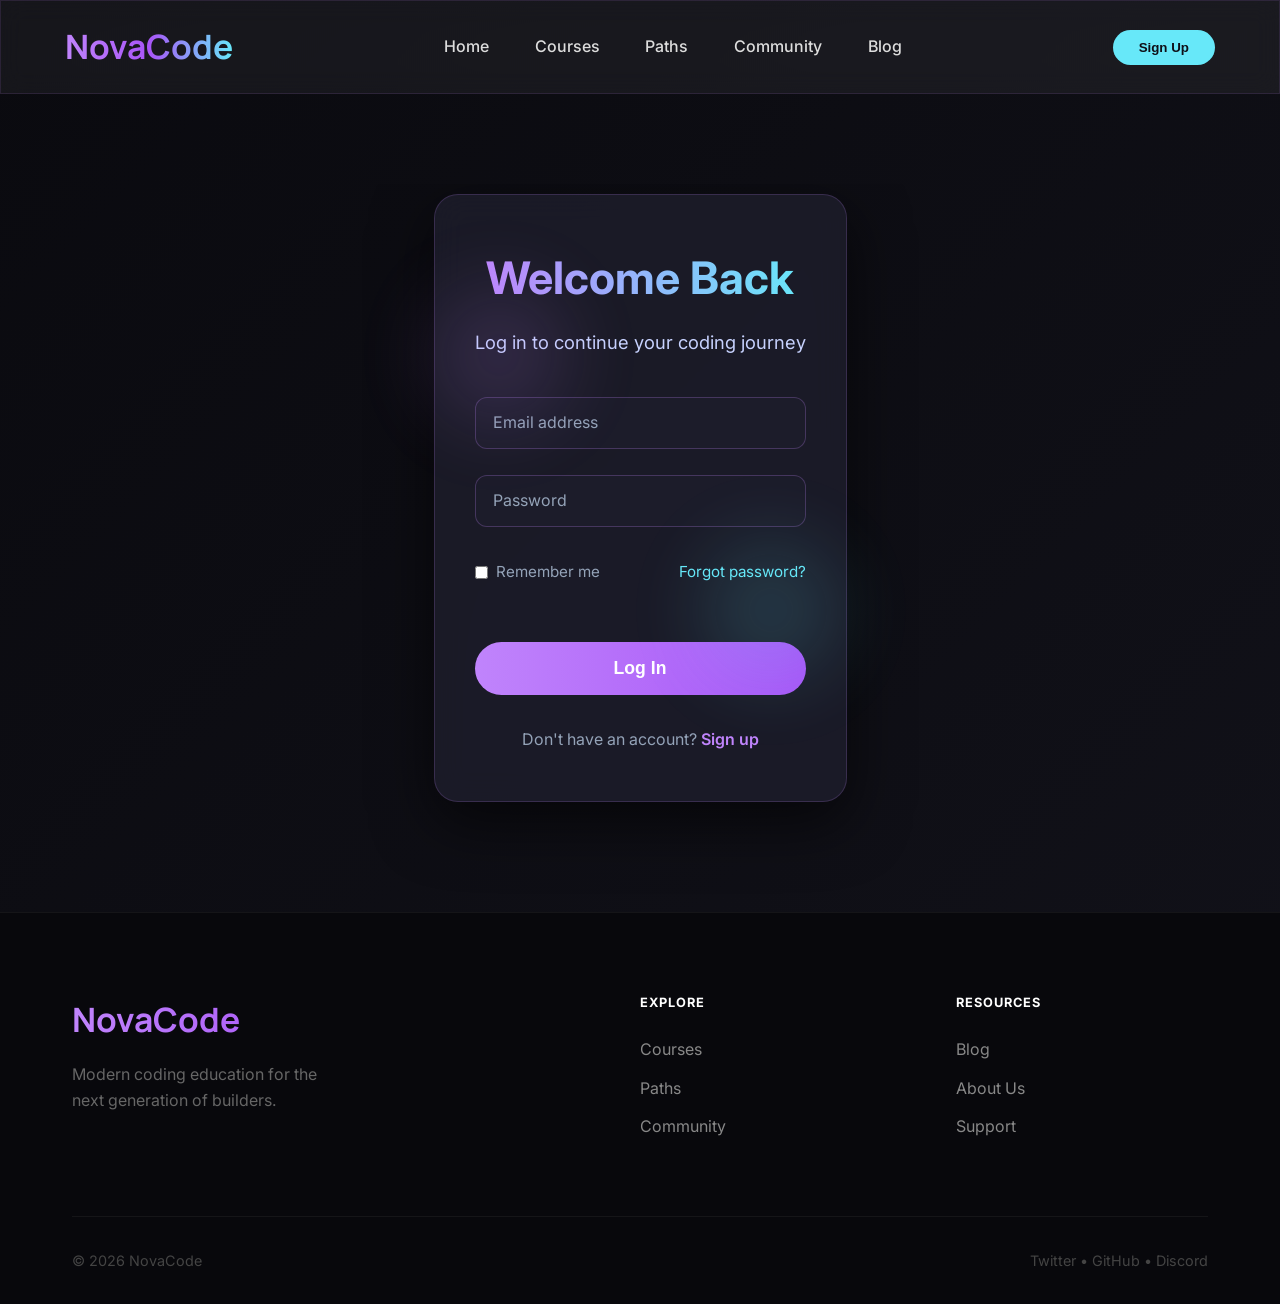
<file: login.html>
<!DOCTYPE html>
<html lang="en">
<head>
    <meta charset="UTF-8" />
    <meta name="viewport" content="width=device-width, initial-scale=1.0"/>
    <title>Login • NovaCode</title>
    <link rel="stylesheet" href="styles.css">
</head>
<body>

    <header class="glass">
        <div class="logo">NovaCode</div>
        <nav>
            <a href="index.html">Home</a>
            <a href="courses.html">Courses</a>
            <a href="paths.html">Paths</a>
            <a href="community.html">Community</a>
            <a href="blog.html">Blog</a>
        </nav>
        <div class="header-actions">
           <a href="signup.html"><button class="cta-header cta-cyan">Sign Up</button></a>
        </div>
    </header>

    <div class="header-spacer"></div>

   
    <section class="auth-hero auth-login">
        <div class="auth-container">
            <div class="auth-card glass">
                <h1 class="auth-title">Welcome Back</h1>
                <p class="auth-subtitle">Log in to continue your coding journey</p>

                <form class="auth-form">
                    <div class="form-group">
                        <input type="email" id="email" class="form-input" placeholder=" " required>
                        <label for="email" class="form-label">Email address</label>
                    </div>

                    <div class="form-group">
                        <input type="password" id="password" class="form-input" placeholder=" " required>
                        <label for="password" class="form-label">Password</label>
                    </div>

                    <div class="form-options">
                        <label class="remember-me">
                            <input type="checkbox">
                            <span>Remember me</span>
                        </label>
                        <a href="#" class="forgot-password">Forgot password?</a>
                    </div>

                    <button type="submit" class="btn-primary purple auth-submit">
                        Log In
                    </button>
                </form>

                <p class="auth-switch">
                    Don't have an account? <a href="signup.html">Sign up</a>
                </p>
            </div>

           
            <div class="auth-float auth-float-1"></div>
            <div class="auth-float auth-float-2"></div>
        </div>
    </section>


    <footer class="site-footer">
        <div class="container">
            <div class="footer-grid">
                <div class="footer-brand">
                    <div class="logo">NovaCode</div>
                    <p>Modern coding education for the next generation of builders.</p>
                </div>
                <div class="footer-links">
                    <h4 class="footer-heading">Explore</h4>
                    <a href="courses.html">Courses</a>
                    <a href="paths.html">Paths</a>
                    <a href="community.html">Community</a>
                </div>
                <div class="footer-links">
                    <h4 class="footer-heading">Resources</h4>
                    <a href="blog.html">Blog</a>
                    <a href="#">About Us</a>
                    <a href="#">Support</a>
                </div>
            </div>
            <div class="footer-bottom">
                <span>© 2026 NovaCode</span>
                <div class="footer-socials">
                    <a href="#">Twitter</a> • <a href="#">GitHub</a> • <a href="#">Discord</a>
                </div>
            </div>
        </div>
    </footer>

</body>
</html>
</file>
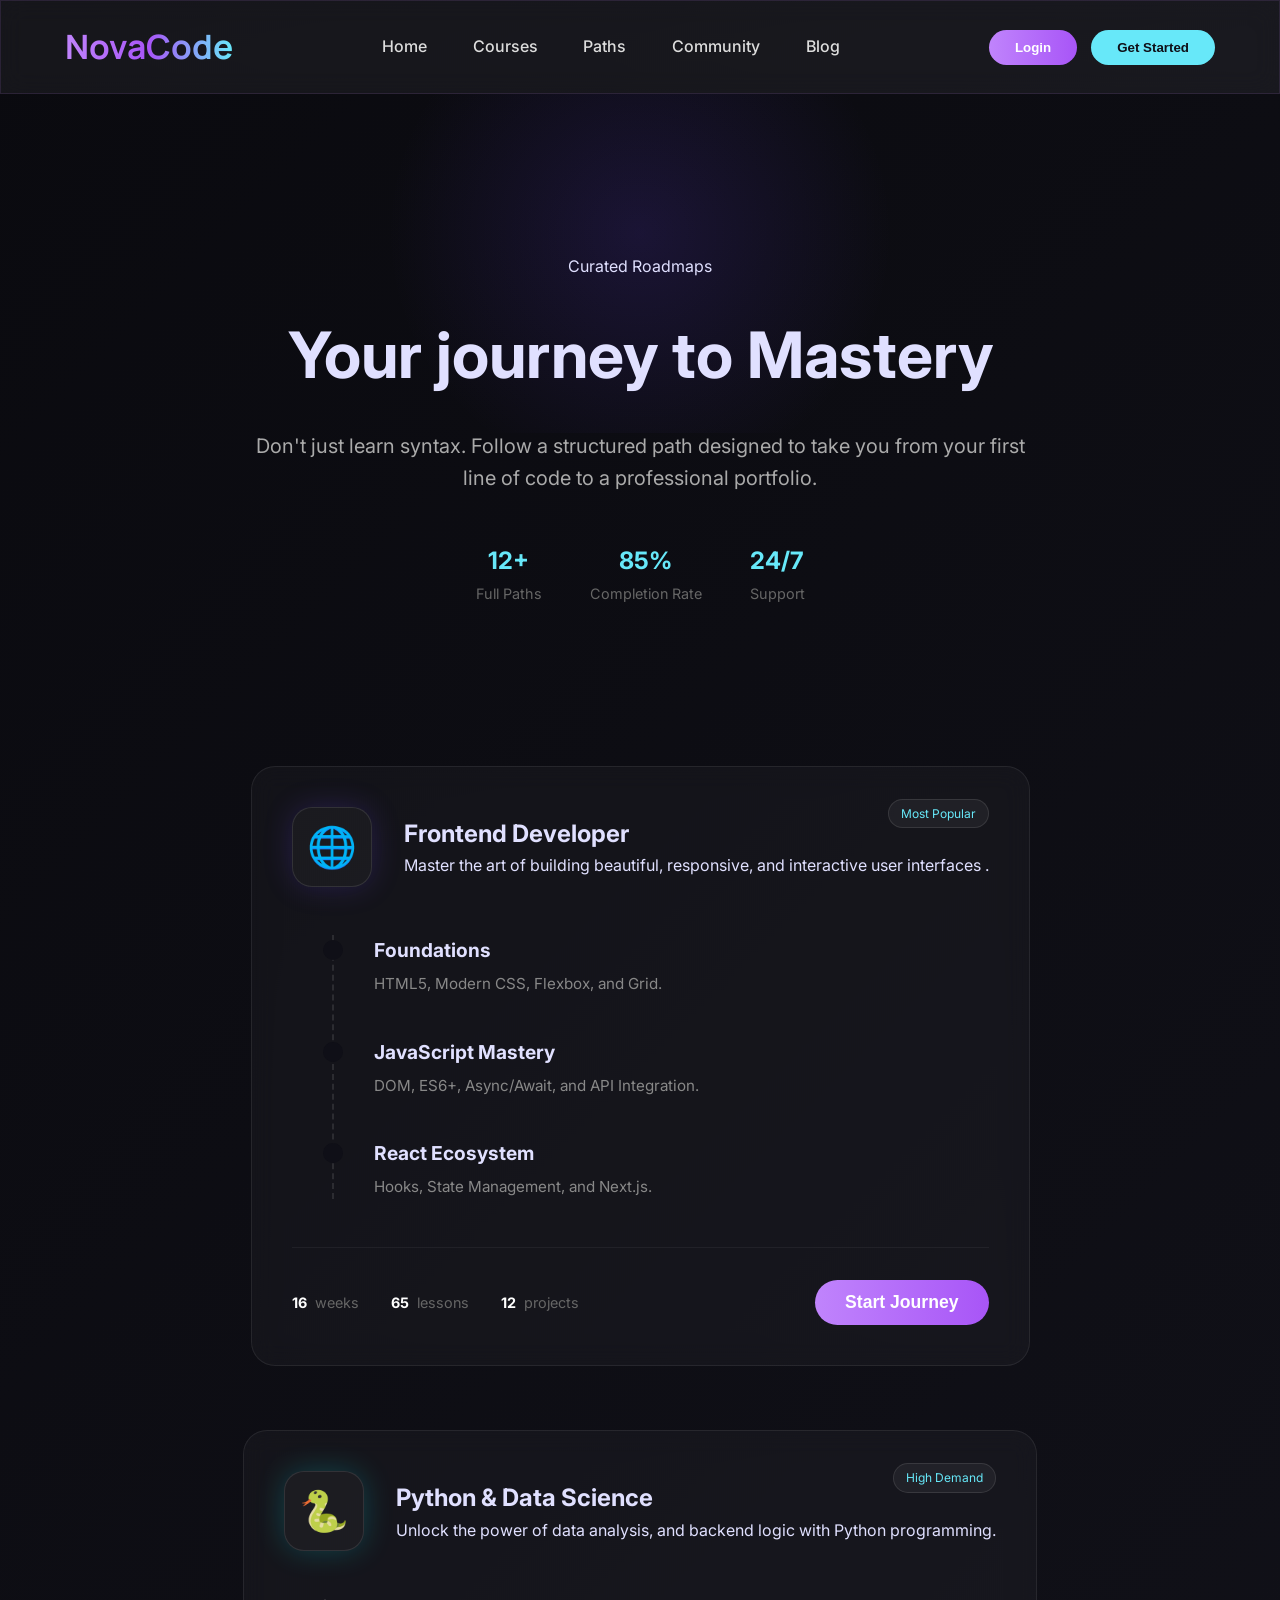
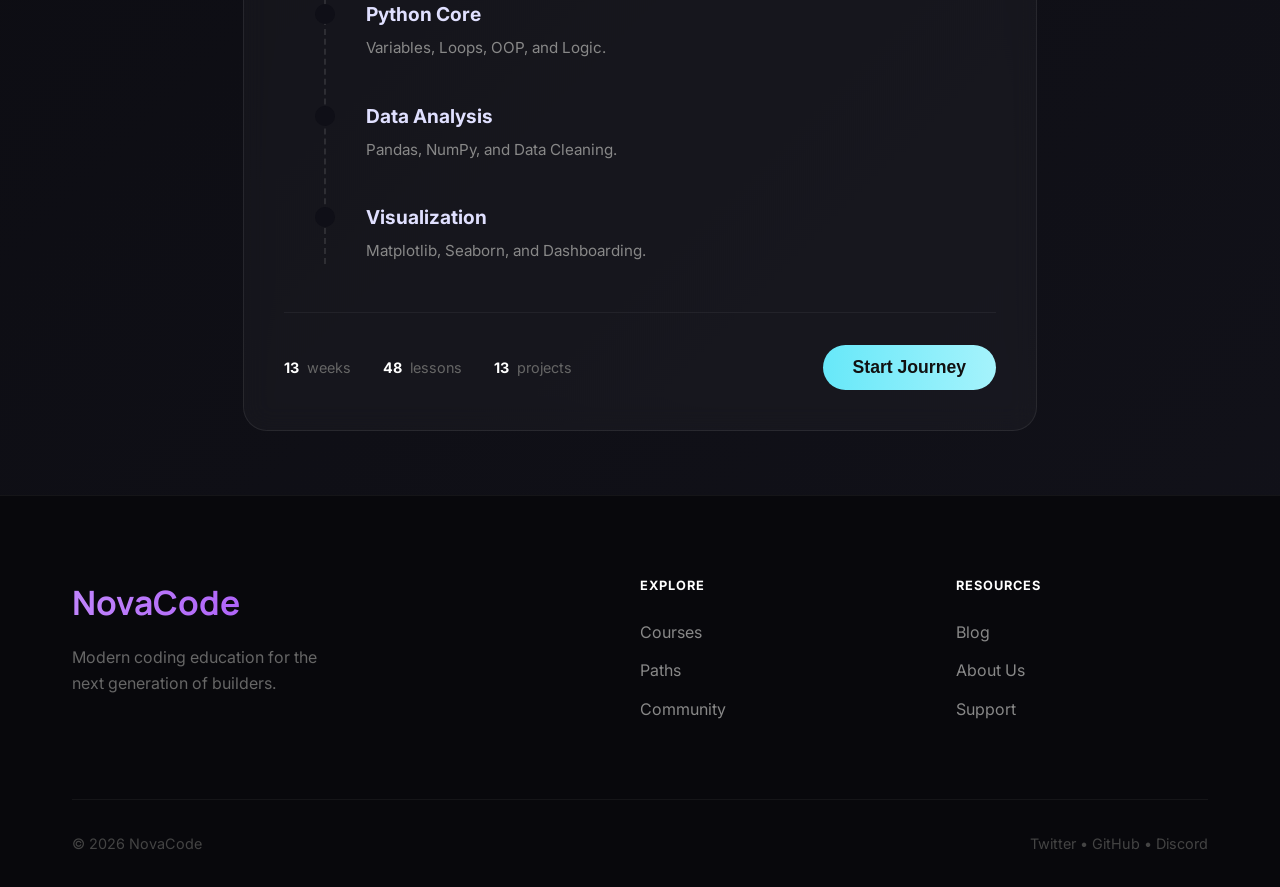
<file: paths.html>
<!DOCTYPE html>
<html lang="en">
<head>
    <meta charset="UTF-8" />
    <meta name="viewport" content="width=device-width, initial-scale=1.0"/>
    <title>Learning Paths • NovaCode</title>
    <link rel="stylesheet" href="styles.css">
</head>
<body><header class="glass">
        <div class="logo">NovaCode</div>
        <nav>
            <a href="index.html">Home</a>
            <a href="courses.html">Courses</a>
            <a href="paths.html" class="active">Paths</a>
            <a href="community.html">Community</a>
            <a href="blog.html">Blog</a>
        </nav>
        <div class="header-actions">
            <a href="login.html"><button class="cta-header">Login</button></a>
            <a href="signup.html"><button class="cta-header cta-cyan">Get Started</button></a>
        </div>
    </header>

    <section class="paths-hero">
        <div class="paths-hero-content">
            <span class="badge">Curated Roadmaps</span>
            <h1>Your journey to <span class="gradient">Mastery</span></h1>
            <p>Don't just learn syntax. Follow a structured path designed to take you from your first line of code to a professional portfolio.</p>
            <div class="hero-stats">
                <div class="stat"><strong>12+</strong> <span>Full Paths</span></div>
                <div class="stat"><strong>85%</strong> <span>Completion Rate</span></div>
                <div class="stat"><strong>24/7</strong> <span>Support</span></div>
            </div>
        </div>
        <div class="hero-bg-glow"></div>
    </section>

    <main class="paths-container">
        <section class="path-block glass-card">
            <div class="path-info">
                <div class="path-tag">Most Popular</div>
                <div class="path-title-group">
                    <div class="path-main-icon frontend">🌐</div>
                    <div>
                        <h2>Frontend Developer</h2>
                        <p>Master the art of building beautiful, responsive, and interactive user interfaces .</p>
                    </div>
                </div>
                
                <div class="path-timeline">
                    <div class="timeline-item">
                        <div class="time-node"></div>
                        <div class="time-content">
                            <h4>Foundations</h4>
                            <p>HTML5, Modern CSS, Flexbox, and Grid.</p>
                        </div>
                    </div>
                    <div class="timeline-item">
                        <div class="time-node"></div>
                        <div class="time-content">
                            <h4>JavaScript Mastery</h4>
                            <p>DOM, ES6+, Async/Await, and API Integration.</p>
                        </div>
                    </div>
                    <div class="timeline-item">
                        <div class="time-node"></div>
                        <div class="time-content">
                            <h4>React Ecosystem</h4>
                            <p>Hooks, State Management, and Next.js.</p>
                        </div>
                    </div>
                </div>

                <div class="path-footer-stats">
                    <div class="p-stat"><strong>16</strong> weeks</div>
                    <div class="p-stat"><strong>65</strong> lessons</div>
                    <div class="p-stat"><strong>12</strong> projects</div>
                    <button class="btn-primary purple">Start Journey</button>
                </div>
            </div>
        </section>

        <section class="path-block glass-card">
            <div class="path-info">
                <div class="path-tag">High Demand</div>
                <div class="path-title-group">
                    <div class="path-main-icon python">🐍</div>
                    <div>
                        <h2>Python & Data Science</h2>
                        <p>Unlock the power of data analysis, and backend logic with Python programming.</p>
                    </div>
                </div>
                
                <div class="path-timeline">
                    <div class="timeline-item">
                        <div class="time-node"></div>
                        <div class="time-content">
                            <h4>Python Core</h4>
                            <p>Variables, Loops, OOP, and Logic.</p>
                        </div>
                    </div>
                    <div class="timeline-item">
                        <div class="time-node"></div>
                        <div class="time-content">
                            <h4>Data Analysis</h4>
                            <p>Pandas, NumPy, and Data Cleaning.</p>
                        </div>
                    </div>
                    <div class="timeline-item">
                        <div class="time-node"></div>
                        <div class="time-content">
                            <h4>Visualization</h4>
                            <p>Matplotlib, Seaborn, and Dashboarding.</p>
                        </div>
                    </div>
                </div>

                <div class="path-footer-stats">
                    <div class="p-stat"><strong>13</strong> weeks</div>
                    <div class="p-stat"><strong>48</strong> lessons</div>
                    <div class="p-stat"><strong>13</strong> projects</div>
                    <button class="btn-primary cyan">Start Journey</button>
                </div>
            </div>
        </section>
    </main>

    <footer class="site-footer">
        <div class="container">
            <div class="footer-grid">
                <div class="footer-brand">
                    <div class="logo">NovaCode</div>
                    <p>Modern coding education for the next generation of builders.</p>
                </div>
                <div class="footer-links">
                    <h4 class="footer-heading">Explore</h4>
                    <a href="courses.html">Courses</a>
                    <a href="paths.html">Paths</a>
                    <a href="community.html">Community</a>
                </div>
                <div class="footer-links">
                    <h4 class="footer-heading">Resources</h4>
                    <a href="blog.html">Blog</a>
                    <a href="#">About Us</a>
                    <a href="#">Support</a>
                </div>
            </div>
            <div class="footer-bottom">
                <span>© 2026 NovaCode</span>
                <div class="footer-socials">
                    <a href="#">Twitter</a> • <a href="#">GitHub</a> • <a href="#">Discord</a>
                </div>
            </div>
        </div>
    </footer>
</html>
</file>
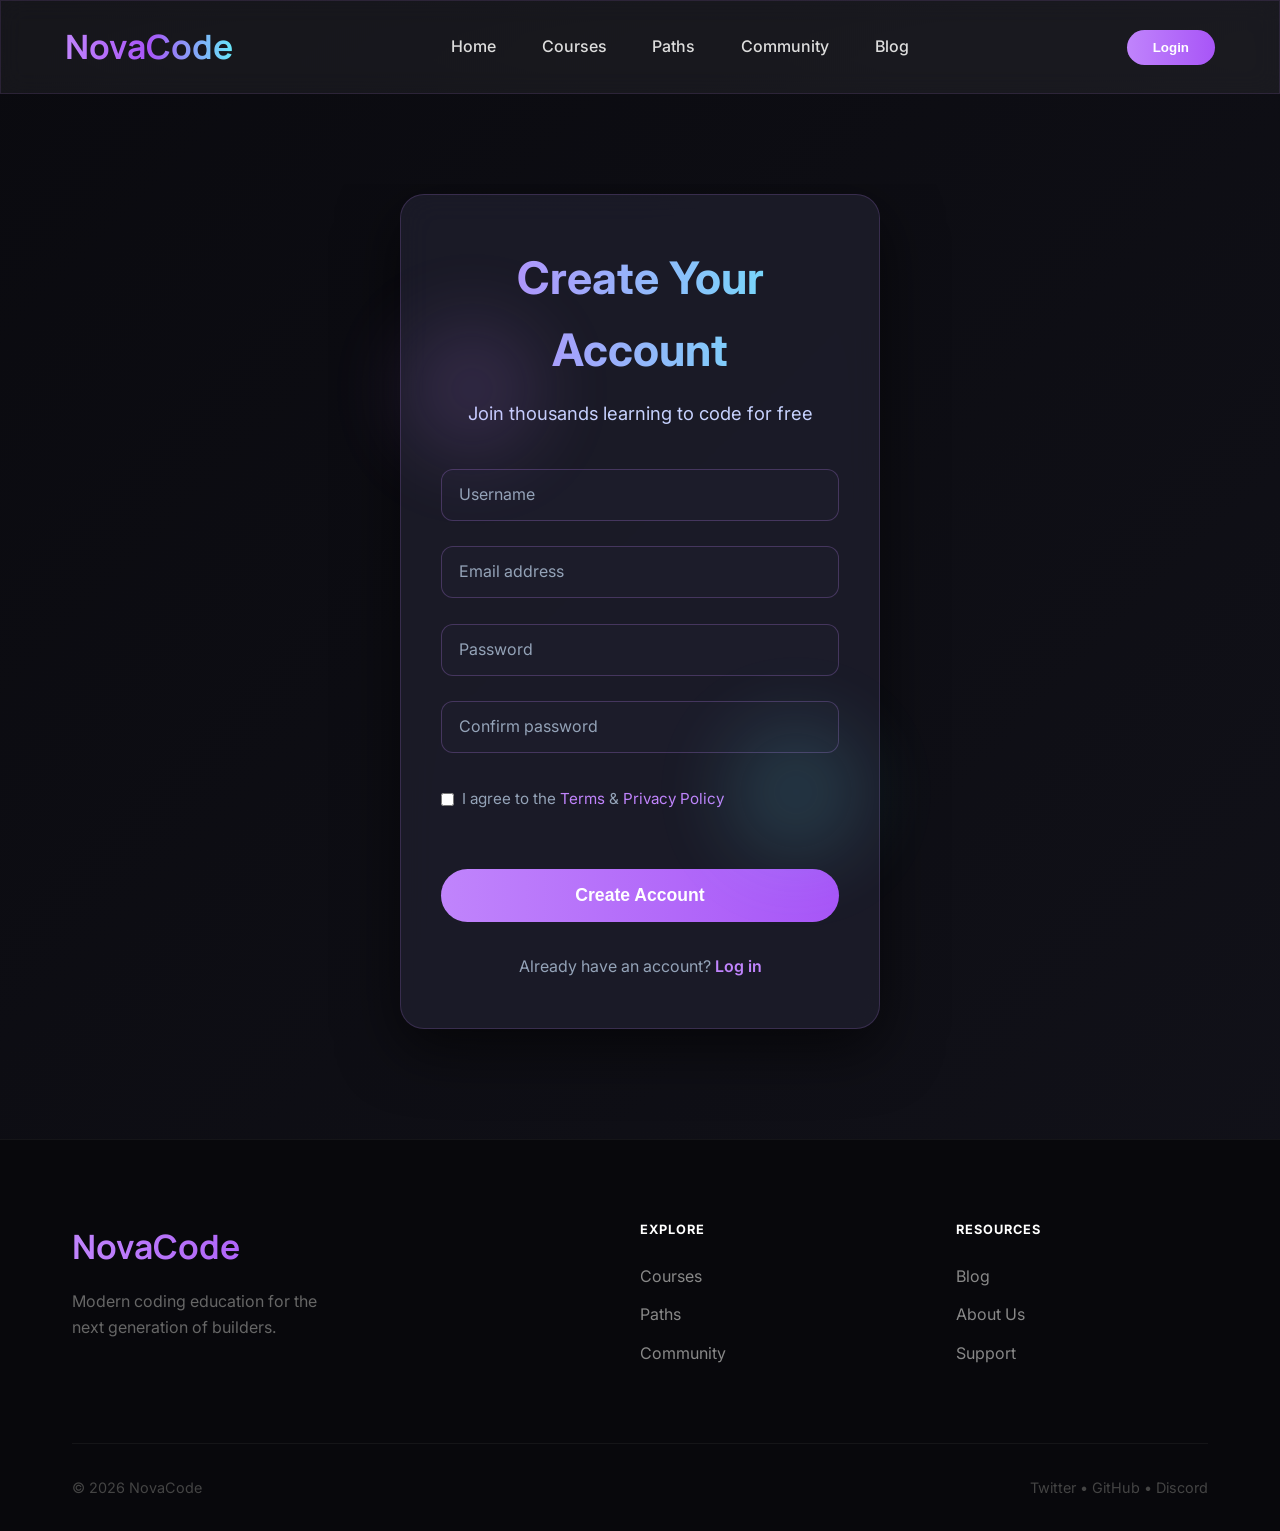
<file: signup.html>
<!DOCTYPE html>
<html lang="en">
<head>
    <meta charset="UTF-8" />
    <meta name="viewport" content="width=device-width, initial-scale=1.0"/>
    <title>Sign Up • NovaCode</title>
    <link rel="stylesheet" href="styles.css">
</head>
<body>

    <header class="glass">
        <div class="logo">NovaCode</div>
        <nav>
            <a href="index.html">Home</a>
            <a href="courses.html">Courses</a>
            <a href="paths.html">Paths</a>
            <a href="community.html">Community</a>
            <a href="blog.html">Blog</a>
        </nav>
        <div class="header-actions">
            <a href="login.html"><button class="cta-header">Login</button></a>
        </div>
    </header>

    <div class="header-spacer"></div>

  
    <section class="auth-hero auth-signup">
        <div class="auth-container">
            <div class="auth-card glass">
                <h1 class="auth-title">Create Your Account</h1>
                <p class="auth-subtitle">Join thousands learning to code for free</p>

                <form class="auth-form">
                    <div class="form-group">
                        <input type="text" id="username" class="form-input" placeholder=" " required>
                        <label for="username" class="form-label">Username</label>
                    </div>

                    <div class="form-group">
                        <input type="email" id="email" class="form-input" placeholder=" " required>
                        <label for="email" class="form-label">Email address</label>
                    </div>

                    <div class="form-group">
                        <input type="password" id="password" class="form-input" placeholder=" " required>
                        <label for="password" class="form-label">Password</label>
                    </div>

                    <div class="form-group">
                        <input type="password" id="confirm-password" class="form-input" placeholder=" " required>
                        <label for="confirm-password" class="form-label">Confirm password</label>
                    </div>

                    <div class="form-options">
                        <label class="remember-me">
                            <input type="checkbox" required>
                            <span>I agree to the <a href="#">Terms</a> & <a href="#">Privacy Policy</a></span>
                        </label>
                    </div>

                    <button type="submit" class="btn-primary purple auth-submit">
                        Create Account
                    </button>
                </form>

                <p class="auth-switch">
                    Already have an account? <a href="login.html">Log in</a>
                </p>
            </div>

            <!-- Floating elements -->
            <div class="auth-float auth-float-1"></div>
            <div class="auth-float auth-float-2"></div>
        </div>
    </section>

    <footer class="site-footer">
        <div class="container">
            <div class="footer-grid">
                <div class="footer-brand">
                    <div class="logo">NovaCode</div>
                    <p>Modern coding education for the next generation of builders.</p>
                </div>
                <div class="footer-links">
                    <h4 class="footer-heading">Explore</h4>
                    <a href="courses.html">Courses</a>
                    <a href="paths.html">Paths</a>
                    <a href="community.html">Community</a>
                </div>
                <div class="footer-links">
                    <h4 class="footer-heading">Resources</h4>
                    <a href="blog.html">Blog</a>
                    <a href="#">About Us</a>
                    <a href="#">Support</a>
                </div>
            </div>
            <div class="footer-bottom">
                <span>© 2026 NovaCode</span>
                <div class="footer-socials">
                    <a href="#">Twitter</a> • <a href="#">GitHub</a> • <a href="#">Discord</a>
                </div>
            </div>
        </div>
    </footer>

</body>
</html>
</file>
<file: styles.css>
@import url('https://fonts.googleapis.com/css2?family=Inter:wght@400;500;600&family=Manrope:wght@500;600;700&family=Fira+Code:wght@400;500&display=swap');

:root {
    --pink-purple: #c084fc;
    --cyan: #67e8f9;
    --deep-purple: #a855f7;
}

* {
    margin: 0;
    padding: 0;
    box-sizing: border-box;
}

body {
    font-family: 'Inter', system-ui, sans-serif;
    background: linear-gradient(135deg, #0a0a0f 0%, #12121a 100%);
    color: #e0e0ff;
    line-height: 1.6;
    overflow-x: hidden;
}

.glass {
    background: rgba(255,255,255,0.05);
    backdrop-filter: blur(12px);
    border: 1px solid rgba(192,132,252,0.12);
}

header {
    position: sticky;
    top: 0;
    z-index: 100;
    padding: 1.2rem 5%;
    display: flex;
    align-items: center;
    justify-content: space-between;
    border-bottom: 1px solid rgba(192,132,252,0.1);
}

.logo {
    font-family: 'Manrope', sans-serif;
    font-size: 2.1rem;
    font-weight: 700;
    background: linear-gradient(90deg, var(--pink-purple), var(--deep-purple), var(--cyan));
    -webkit-background-clip: text;
    background-clip: text;
    color: transparent;
}

nav a {
    color: #ddd;
    text-decoration: none;
    margin: 0 1.3rem;
    font-weight: 500;
    transition: all 0.3s;
    position: relative;
}

nav a:hover {
    color: var(--pink-purple);
}

nav a::after {
    content: '';
    position: absolute;
    width: 0;
    height: 2px;
    bottom: -5px;
    left: 0;
    background: linear-gradient(to right, var(--pink-purple), var(--cyan));
    transition: width 0.4s ease;
}

nav a:hover::after {
    width: 100%;
}

.cta-header {
    padding: 10px 26px;
    background: linear-gradient(90deg, var(--pink-purple), var(--deep-purple));
    color: white;
    border: none;
    border-radius: 50px;
    font-weight: 600;
    cursor: pointer;
    transition: all 0.3s;
}

.cta-header:hover {
    transform: translateY(-3px);
    box-shadow: 0 8px 25px rgba(192, 132, 252, 0.35);
}

.hero {
    height: 100vh;
    min-height: 720px;
    display: flex;
    align-items: center;
    position: relative;
    overflow: hidden;
    background: radial-gradient(circle at 30% 20%, rgba(168,85,247,0.15) 0%, transparent 50%), radial-gradient(circle at 70% 80%, rgba(103,232,249,0.15) 0%, transparent 50%);
}

.hero-content {
    max-width: 1200px;
    margin: 0 auto;
    padding: 0 5%;
    display: grid;
    grid-template-columns: 1fr 1fr;
    gap: 5rem;
    align-items: center;
}

.hero-text h1 {
    font-family: 'Manrope', sans-serif;
    font-size: 4.5rem;
    line-height: 1.05;
    font-weight: 700;
    margin-bottom: 1.2rem;
}

.hero-text span.gradient {
    background: linear-gradient(90deg, #fff, var(--pink-purple), var(--cyan));
    -webkit-background-clip: text;
    background-clip: text;
    color: transparent;
}

.hero-text p {
    font-size: 1.3rem;
    color: #aaa;
    margin-bottom: 2.5rem;
}

.hero-buttons {
    display: flex;
    gap: 1.2rem;
    flex-wrap: wrap;
}

.btn-primary {
    padding: 16px 38px;
    font-size: 1.1rem;
    font-weight: 600;
    border: none;
    border-radius: 50px;
    cursor: pointer;
    transition: all 0.4s;
}

.btn-primary.purple {
    background: linear-gradient(90deg, var(--pink-purple), var(--deep-purple));
    color: white;
}

.btn-primary.cyan {
    background: linear-gradient(90deg, var(--cyan), #a5f3fc);
    color: #111;
}

.btn-primary:hover {
    transform: translateY(-4px);
    box-shadow: 0 12px 30px rgba(192,132,252,0.3);
}

.hero-visual {
    position: relative;
    height: 360px;
    border-radius: 20px;
    background: #0f0f1a;
    border: 1px solid rgba(103,232,249,0.2);
    box-shadow: 0 20px 40px rgba(0,0,0,0.6);
    overflow: hidden;
    animation: float 7s ease-in-out infinite;
}

.code-snippet {
    padding: 1.5rem;
    font-family: 'Fira Code', monospace;
    font-size: 1rem;
    color: #c4b5fd;
    line-height: 1.55;
    white-space: pre;
}

.code-comment { color: #6b7280; }
.code-keyword { color: #ff79c6; }
.code-string { color: #f1fa8c; }
.code-function { color: #8be9fd; }
.code-number { color: #bd93f9; }
.code-builtin { color: #50fa7b; }

@keyframes float {
    0%, 100% { transform: translateY(0); }
    50% { transform: translateY(-25px); }
}

section {
    padding: 110px 5%;
    max-width: 1300px;
    margin: 0 auto;
}

.section-title {
    font-family: 'Manrope', sans-serif;
    font-size: 3rem;
    text-align: center;
    margin-bottom: 5rem;
    background: linear-gradient(90deg, var(--pink-purple), var(--deep-purple));
    -webkit-background-clip: text;
    background-clip: text;
    color: transparent;
}

.courses-grid {
    display: grid;
    grid-template-columns: repeat(auto-fit, minmax(380px, 1fr));
    gap: 2.5rem;
    max-width: 1400px;
    margin: 0 auto;
}

.course-card {
    background: #1f1f2e;
    border-radius: 16px;
    overflow: hidden;
    transition: all 0.4s;
    border: 1px solid rgba(192,132,252,0.08);
}

.course-card:hover {
    transform: translateY(-16px);
    box-shadow: 0 20px 40px rgba(192,132,252,0.2);
    border-color: var(--pink-purple);
}

.card-img {
    height: 140px;
    background: linear-gradient(135deg, #1e1b2e, #2a1e3d);
    display: flex;
    align-items: center;
    justify-content: center;
    font-size: 3.5rem;
    color: var(--pink-purple);
}

.card-body {
    padding: 1.8rem;
    display: flex;
    flex-direction: column;
    height: 100%;
}

.card-body h3 {
    color: white;
    margin-bottom: 0.8rem;
    font-size: 1.4rem;
}

.card-body > *:last-child {
    margin-top: auto;
}

.tags {
    display: flex;
    gap: 0.8rem;
    margin-top: 1.2rem;
}

.tag {
    font-size: 0.8rem;
    padding: 5px 14px;
    border-radius: 50px;
    background: rgba(192,132,252,0.15);
    color: var(--pink-purple);
}

.sql-bg {
    background-image: url(https://woz-u.com/wp-content/uploads/2020/05/backend-project-architecture-development-database-development-picture-id1188511715.jpg);
}

.html-bg {
    background-image: url(https://i.insider.com/6019ac40ee136f00183a9de1?width=700);
}

.js-bg {
    background-image: url(https://www.visperhost.net/wp-content/uploads/2024/08/code-3337044_1280-1024x576.jpg);
}

.react-bg {
    background-image: url(https://www.freecodecamp.org/news/content/images/2022/03/photo-1619410283995-43d9134e7656.jpeg);
}

.python-bg {
    background-image: url(https://djgeqya1wekbj.cloudfront.net/product-images/600-600/Python-Advanced-L4---1200x600.jpg.webp);
}

.testimonials {
    display: grid;
    grid-template-columns: repeat(auto-fit, minmax(340px, 1fr));
    gap: 2.5rem;
}

.testimonial-card {
    background: #1f1f2e;
    padding: 2.2rem;
    border-radius: 20px;
    border-left: 5px solid var(--pink-purple);
}

.join-cta {
    background: linear-gradient(135deg, #1a1333, #0f172a);
    padding: 90px 5%;
    text-align: center;
    border-radius: 30px;
    margin: 90px 5% 50px;
    border: 1px solid rgba(192,132,252,0.15);
}

footer {
    background: #0a0a12;
    padding: 70px 5% 40px;
    border-top: 1px solid rgba(192,132,252,0.08);
}

.footer-grid {
    display: grid;
    grid-template-columns: repeat(auto-fit, minmax(220px, 1fr));
    gap: 3.5rem;
}

.pulse {
    animation: pulse 2s infinite;
}

@keyframes pulse {
    0%, 100% { opacity: 1; }
    50% { opacity: 0.7; }
}

.filter-tags button.tag {
    background: rgba(192,132,252,0.12);
    color: var(--pink-purple);
    border: none;
    padding: 10px 20px;
    border-radius: 50px;
    font-weight: 500;
    cursor: pointer;
    transition: all 0.25s;
}

.filter-tags button.tag:hover {
    background: rgba(192,132,252,0.25);
}

.filter-tags button.tag.active {
    background: var(--pink-purple);
    color: white;
}

.course-meta {
    display: flex;
    flex-wrap: wrap;
    gap: 1.1rem 1.4rem;
    margin: 1rem 0 1.6rem;
    font-size: 0.94rem;
    color: #94a3b8;
}

.course-meta .meta-item {
    display: inline-flex;
    align-items: center;
    gap: 0.35rem;
}

.course-meta .meta-item strong {
    color: #e0e0ff;
    font-weight: 600;
}

@media (max-width: 900px) {
    .course-meta {
        gap: 0.9rem 1.1rem;
        font-size: 0.88rem;
    }
}

.timeline-path {
    max-width: 900px;
    margin: 0 auto 140px;
}

.timeline-path:last-child {
    margin-bottom: 0;
}

.header-spacer {
    height: 90px;
}

.hero-community {
    min-height: 420px;
    background: radial-gradient(circle at 30% 40%, rgba(168,85,247,0.18) 0%, transparent 50%), radial-gradient(circle at 70% 60%, rgba(103,232,249,0.14) 0%, transparent 50%), #0f0f17;
    position: relative;
    overflow: hidden;
    display: flex;
    align-items: center;
}

.hero-community-container {
    max-width: 1300px;
    margin: 0 auto;
    padding: 0 5%;
    display: grid;
    grid-template-columns: 1fr 1fr;
    gap: 5rem;
    align-items: center;
}

.hero-community-content-left {
    padding-right: 2rem;
}

.hero-community-title {
    font-size: 4.8rem;
    line-height: 1;
    margin-bottom: 1.4rem;
    background: linear-gradient(90deg, var(--pink-purple), var(--cyan));
    -webkit-background-clip: text;
    background-clip: text;
    color: transparent;
    text-shadow: 0 0 30px rgba(192,132,252,0.4);
}

.hero-community-subtitle {
    font-size: 1.38rem;
    color: #d1d5db;
    margin-bottom: 2.2rem;
    max-width: 520px;
    line-height: 1.6;
}

.hero-community-cta-group {
    display: flex;
    gap: 1.6rem;
    flex-wrap: wrap;
}

.hero-community-visual-wrapper {
    position: relative;
    height: 380px;
}

.community-visual {
    height: 100%;
    border-radius: 24px;
    background: rgba(31,31,46,0.7);
    backdrop-filter: blur(10px);
    border: 1px solid rgba(192,132,252,0.2);
    position: relative;
    overflow: hidden;
    box-shadow: 0 20px 60px rgba(0,0,0,0.5);
    animation: float 8s ease-in-out infinite;
}

.chat-bubble {
    position: absolute;
    background: rgba(31,31,46,0.85);
    backdrop-filter: blur(10px);
    padding: 14px 22px;
    border-radius: 16px;
    font-size: 0.95rem;
    color: #e0e0ff;
    box-shadow: 0 8px 25px rgba(0,0,0,0.5);
    max-width: 260px;
}

.chat-bubble-1 { top: 15%; left: 10%; }
.chat-bubble-2 { top: 45%; right: 12%; }
.chat-bubble-3 { bottom: 20%; left: 35%; }

.avatar-float {
    position: absolute;
    width: 90px;
    height: 90px;
    border-radius: 50%;
    box-shadow: 0 10px 30px rgba(0,0,0,0.5);
    animation: float 9s infinite ease-in-out;
}

.avatar-float-1 { top: 10%; left: 20%; background: var(--pink-purple); }
.avatar-float-2 { top: 60%; right: 15%; background: var(--cyan); }

.stats-section {
    padding: 80px 5% 60px;
    background: #0c0c1a;
    text-align: center;
}

.stats-container {
    max-width: 1200px;
    margin: 0 auto;
}

.stats-grid {
    display: grid;
    grid-template-columns: repeat(auto-fit, minmax(240px, 1fr));
    gap: 2.5rem;
}

.stat-box {
    padding: 2.5rem;
    background: rgba(192,132,252,0.08);
    border-radius: 16px;
    border: 1px solid rgba(192,132,252,0.18);
}

.stat-box-cyan {
    background: rgba(103,232,249,0.08);
    border-color: rgba(103,232,249,0.18);
}

.stat-number {
    font-size: 3.6rem;
    font-weight: 700;
    margin-bottom: 0.6rem;
}

.stat-label {
    font-size: 1.15rem;
    color: #c7d2fe;
}

.discussions-section {
    padding: 80px 5% 120px;
}

.discussions-container {
    max-width: 1200px;
    margin: 0 auto;
}

.discussions-grid {
    display: grid;
    grid-template-columns: repeat(auto-fit, minmax(460px, 1fr));
    gap: 2.2rem;
}

.discussion-card {
    background: #1f1f2e;
    border-radius: 16px;
    padding: 2rem;
    border-left: 5px solid var(--pink-purple);
    transition: all 0.3s;
}

.discussion-card:hover {
    transform: translateY(-6px);
    box-shadow: 0 15px 35px rgba(168,85,247,0.2);
}

.discussion-author {
    display: flex;
    align-items: center;
    gap: 1rem;
    margin-bottom: 1.2rem;
}

.avatar-small {
    width: 48px;
    height: 48px;
    border-radius: 50%;
}

.discussion-title {
    font-size: 1.35rem;
    margin-bottom: 0.9rem;
}

.discussion-excerpt {
    color: #c7d2fe;
    margin-bottom: 1.4rem;
}

.discussion-stats {
    display: flex;
    gap: 1.5rem;
    font-size: 0.95rem;
    color: #94a3b8;
}

.discussions-cta {
    text-align: center;
    margin-top: 5rem;
}

.join-cta-section {
    margin: 100px 5% 0;
}

.join-cta-container {
    background: linear-gradient(135deg, #1a1333, #0f172a);
    padding: 90px 5%;
    text-align: center;
    border-radius: 30px;
    border: 1px solid rgba(192,132,252,0.15);
}

.join-cta-title {
    font-size: 3.2rem;
    margin-bottom: 1.2rem;
}

.join-cta-subtitle {
    font-size: 1.35rem;
    opacity: 0.9;
    max-width: 680px;
    margin: 0 auto 2.5rem;
}

.join-cta-buttons {
    display: flex;
    justify-content: center;
    gap: 1.8rem;
    flex-wrap: wrap;
}

.cta-cyan {
    background: var(--cyan);
    color: #0f0f17;
}

.hero-blog {
    min-height: 380px;
    background: linear-gradient(135deg, #0f0f17 0%, #1a1333 100%);
    position: relative;
    overflow: hidden;
    display: flex;
    align-items: center;
}

.hero-blog-container {
    max-width: 1200px;
    margin: 0 auto;
    padding: 0 5%;
    text-align: center;
}

.hero-blog-title {
    font-size: 4.6rem;
    line-height: 1;
    margin-bottom: 1.2rem;
    background: linear-gradient(90deg, var(--pink-purple), var(--cyan));
    -webkit-background-clip: text;
    background-clip: text;
    color: transparent;
    text-shadow: 0 0 30px rgba(192,132,252,0.35);
}

.hero-blog-subtitle {
    font-size: 1.35rem;
    color: #c7d2fe;
    margin-bottom: 2.5rem;
    max-width: 720px;
    margin-left: auto;
    margin-right: auto;
}

.hero-blog-search {
    display: flex;
    max-width: 580px;
    margin: 0 auto;
    background: rgba(31,31,46,0.7);
    backdrop-filter: blur(10px);
    border-radius: 999px;
    overflow: hidden;
    border: 1px solid rgba(192,132,252,0.2);
}

.blog-search-input {
    flex: 1;
    padding: 16px 24px;
    background: transparent;
    border: none;
    color: white;
    font-size: 1.05rem;
    outline: none;
}

.blog-search-btn {
    padding: 0 32px;
    background: var(--pink-purple);
    color: white;
    border: none;
    font-weight: 600;
    cursor: pointer;
    transition: all 0.3s;
}

.blog-search-btn:hover {
    background: var(--deep-purple);
}

.featured-article-section {
    padding: 80px 5% 60px;
}

.featured-article-container {
    max-width: 1200px;
    margin: 0 auto;
}

.featured-article-card {
    display: grid;
    grid-template-columns: 1fr 1fr;
    background: #1f1f2e;
    border-radius: 20px;
    overflow: hidden;
    border: 1px solid rgba(192,132,252,0.15);
    transition: all 0.4s;
}

.featured-article-card:hover {
    transform: translateY(-12px);
    box-shadow: 0 25px 60px rgba(168,85,247,0.25);
}

.featured-article-image {
    height: 100%;
    min-height: 380px;
    background-size: cover;
    background-position: center;
}

.featured-article-body {
    padding: 3rem 3rem 3rem 2.5rem;
    display: flex;
    flex-direction: column;
    justify-content: center;
}

.featured-article-category {
    display: inline-block;
    background: rgba(192,132,252,0.2);
    color: var(--pink-purple);
    padding: 6px 16px;
    border-radius: 999px;
    font-size: 0.9rem;
    margin-bottom: 1.2rem;
}

.featured-article-title {
    font-size: 2.4rem;
    margin-bottom: 1.2rem;
}

.featured-article-excerpt {
    font-size: 1.15rem;
    color: #c7d2fe;
    margin-bottom: 1.8rem;
}

.featured-article-meta {
    color: #94a3b8;
    margin-bottom: 2rem;
}

.featured-article-link {
    color: var(--pink-purple);
    font-weight: 600;
    text-decoration: none;
    font-size: 1.1rem;
}

.articles-section {
    padding: 60px 5% 120px;
}

.articles-container {
    max-width: 1200px;
    margin: 0 auto;
}

.articles-grid {
    display: grid;
    grid-template-columns: repeat(auto-fit, minmax(380px, 1fr));
    gap: 2.5rem;
    max-width: 1400px;
    margin: 0 auto;
}

.article-card {
    background: #1f1f2e;
    border-radius: 16px;
    overflow: hidden;
    border: 1px solid rgba(192,132,252,0.12);
    transition: all 0.35s;
}

.article-card:hover {
    transform: translateY(-10px);
    box-shadow: 0 20px 50px rgba(168,85,247,0.2);
}

.article-image {
    height: 220px;
    background-size: cover;
    background-position: center;
}

.article-body {
    padding: 1.8rem 2rem;
}

.article-category {
    display: inline-block;
    background: rgba(192,132,252,0.15);
    color: var(--pink-purple);
    padding: 5px 14px;
    border-radius: 999px;
    font-size: 0.85rem;
    margin-bottom: 1rem;
}

.article-title {
    font-size: 1.45rem;
    margin-bottom: 0.9rem;
}

.article-excerpt {
    color: #c7d2fe;
    margin-bottom: 1.4rem;
    font-size: 1rem;
}

.article-meta {
    color: #94a3b8;
    font-size: 0.92rem;
}

.articles-cta {
    text-align: center;
    margin-top: 5rem;
}

.hero-courses {
    min-height: 500px;
    background: linear-gradient(135deg, #0f0f17 0%, #1a1333 100%);
    position: relative;
    overflow: hidden;
    display: flex;
    align-items: center;
}

.hero-page-content {
    max-width: 900px;
    margin: 0 auto;
    text-align: center;
    padding: 0 5%;
}

.hero-page-title {
    font-size: 4.8rem;
    line-height: 1;
    margin-bottom: 1.2rem;
    background: linear-gradient(90deg, var(--pink-purple), var(--cyan));
    -webkit-background-clip: text;
    background-clip: text;
    color: transparent;
}

.hero-page-subtitle {
    font-size: 1.4rem;
    color: #c7d2fe;
    margin-bottom: 2rem;
    max-width: 720px;
    margin-left: auto;
    margin-right: auto;
}

.hero-page-cta {
    font-size: 1.25rem;
    padding: 18px 48px;
}

.courses-filter-section {
    padding: 60px 5% 40px;
    background: #0c0c1a;
    text-align: center;
}

.courses-filter-container {
    max-width: 1200px;
    margin: 0 auto;
}

.filter-tags {
    display: flex;
    justify-content: center;
    gap: 1rem;
    flex-wrap: wrap;
    margin-bottom: 2.5rem;
}

.courses-count {
    color: #94a3b8;
    font-size: 1.05rem;
}

.course-description {
    color: #aaa;
    margin: 0.8rem 0 1.2rem;
}

.meta-item {
    display: inline-flex;
    align-items: center;
    gap: 0.4rem;
}

.meta-item strong {
    color: #e0e0ff;
    font-weight: 600;
}

.purple-cta {
    background: var(--pink-purple);
    color: white;
}

.cyan-cta {
    background: var(--cyan);
    color: #0f172a;
}

.courses-list-section {
    padding: 40px 5% 100px;
}

a {
    color: var(--pink-purple);
    text-decoration: none;
    transition: all 0.3s;
}

.auth-hero {
    min-height: 520px;
    position: relative;
    overflow: hidden;
    display: flex;
    align-items: center;
}

.auth-container {
    max-width: 1100px;
    margin: 0 auto;
    margin-top: -100px;
    padding: 0 5%;
    position: relative;
    z-index: 2;
}

.auth-card {
    max-width: 480px;
    margin: 0 auto;
    padding: 3rem 2.5rem;
    background: rgba(31,31,46,0.75);
    backdrop-filter: blur(16px);
    border-radius: 24px;
    border: 1px solid rgba(192,132,252,0.18);
    box-shadow: 0 20px 60px rgba(0,0,0,0.6);
    text-align: center;
}

.auth-title {
    font-size: 2.8rem;
    margin-bottom: 0.8rem;
    background: linear-gradient(90deg, var(--pink-purple), var(--cyan));
    -webkit-background-clip: text;
    background-clip: text;
    color: transparent;
}

.auth-subtitle {
    font-size: 1.15rem;
    color: #c7d2fe;
    margin-bottom: 2.5rem;
}

.auth-form {
    display: flex;
    flex-direction: column;
    gap: 1.6rem;
}

.form-group {
    position: relative;
    text-align: left;
}

.form-input {
    width: 100%;
    padding: 16px 18px;
    background: rgba(31,31,46,0.6);
    border: 1px solid rgba(192,132,252,0.25);
    border-radius: 12px;
    color: white;
    font-size: 1rem;
    outline: none;
    transition: all 0.3s;
}

.form-input:focus {
    border-color: var(--pink-purple);
    box-shadow: 0 0 0 3px rgba(192,132,252,0.15);
}

.form-label {
    position: absolute;
    left: 18px;
    top: 50%;
    transform: translateY(-50%);
    color: #94a3b8;
    font-size: 1rem;
    pointer-events: none;
    transition: all 0.3s;
}

.form-input:focus + .form-label, .form-input:not(:placeholder-shown) + .form-label {
    top: -10px;
    left: 14px;
    font-size: 0.82rem;
    background: #0f0f17;
    padding: 0 8px;
    color: var(--pink-purple);
}

.form-options {
    display: flex;
    justify-content: space-between;
    align-items: center;
    font-size: 0.95rem;
    color: #94a3b8;
    margin: 0.5rem 0 1rem;
}

.remember-me {
    display: flex;
    align-items: center;
    gap: 0.5rem;
}

.forgot-password {
    color: var(--cyan);
    text-decoration: none;
}

.forgot-password:hover {
    text-decoration: underline;
}

.auth-submit {
    padding: 16px;
    font-size: 1.1rem;
    margin-top: 1rem;
}

.auth-switch {
    margin-top: 2rem;
    color: #94a3b8;
}

.auth-switch a {
    color: var(--pink-purple);
    text-decoration: none;
    font-weight: 600;
}

.auth-switch a:hover {
    text-decoration: underline;
}

.auth-float {
    position: absolute;
    width: 140px;
    height: 140px;
    border-radius: 50%;
    opacity: 0.15;
    filter: blur(40px);
    animation: float 14s infinite ease-in-out;
}

.auth-float-1 {
    top: 15%;
    left: 10%;
    background: var(--pink-purple);
}

.auth-float-2 {
    bottom: 20%;
    right: 12%;
    background: var(--cyan);
}

@media (max-width: 768px) {
    .auth-card {
        padding: 2.5rem 1.8rem;
    }

    .hero-community-container, .hero-blog-container {
        grid-template-columns: 1fr;
        gap: 3rem;
    }

    .hero-page-title, .hero-community-title {
        font-size: 3.6rem;
    }
}

.content-wrapper {
    max-width: 1300px;
    margin: 0 auto;
    padding: 0 5%;
}

.header-actions {
    display: flex;
    gap: 14px;
}

.hero-paths {
    min-height: 460px;
    background: linear-gradient(135deg, #0f0f17 0%, #1a1333 60%, #0f172a 100%);
    position: relative;
    overflow: hidden;
    display: flex;
    align-items: center;
}

.hero-paths::before {
    content: '';
    position: absolute;
    inset: 0;
    background: radial-gradient(circle at 40% 30%, rgba(192,132,252,0.25) 0%, transparent 50%);
    animation: heroGlow 15s infinite alternate ease-in-out;
}

.hero-paths-content {
    max-width: 1100px;
    margin: 0 auto;
    text-align: center;
    padding: 0 5%;
    position: relative;
    z-index: 2;
}

.hero-paths-title {
    font-size: 5rem;
    line-height: 1;
    margin-bottom: 1.2rem;
    background: linear-gradient(90deg, var(--pink-purple), var(--cyan), var(--deep-purple));
    -webkit-background-clip: text;
    background-clip: text;
    color: transparent;
    text-shadow: 0 0 40px rgba(192,132,252,0.5);
}

.hero-paths-subtitle {
    font-size: 1.4rem;
    color: #c7d2fe;
    max-width: 760px;
    margin: 0 auto;
    line-height: 1.6;
}

.path-section {
    padding: 100px 5% 120px;
    background: #0c0c1a;
}

.path-section-container {
    max-width: 1100px;
    margin: 0 auto;
}

.path-header {
    text-align: center;
    margin-bottom: 4.5rem;
}

.path-header .path-icon {
    font-size: 5.5rem;
    margin-bottom: 1.8rem;
    display: block;
}

.path-header h2 {
    font-size: 3rem;
    margin-bottom: 1rem;
}

.path-header p {
    font-size: 1.25rem;
    color: #c7d2fe;
    max-width: 720px;
    margin: 0 auto;
}

.path-phases {
    display: flex;
    flex-direction: column;
    gap: 3.8rem;
}

.phase {
    display: grid;
    grid-template-columns: 90px 1fr;
    gap: 3rem;
    align-items: start;
}

.phase-number {
    font-size: 4rem;
    font-weight: 700;
    color: var(--pink-purple);
    opacity: 0.2;
    text-align: right;
    line-height: 1;
}

.python-path .phase-number {
    color: var(--cyan);
}

.phase-content h3 {
    font-size: 1.7rem;
    margin-bottom: 0.9rem;
}

.phase-content p {
    color: #94a3b8;
    line-height: 1.7;
    margin-bottom: 1rem;
}

.phase-meta {
    font-size: 1rem;
    color: #64748b;
}

.path-footer {
    margin-top: 5.5rem;
    padding-top: 2.5rem;
    border-top: 1px solid rgba(192,132,252,0.15);
    display: flex;
    justify-content: space-between;
    align-items: center;
    flex-wrap: wrap;
    gap: 2rem;
}

.path-summary {
    display: flex;
    gap: 2.8rem;
    flex-wrap: wrap;
    color: #94a3b8;
}

.path-cta {
    padding: 18px 48px;
    border: none;
    border-radius: 12px;
    font-weight: 600;
    font-size: 1.15rem;
    cursor: pointer;
    transition: all 0.3s;
}

.hero-home {
    min-height: 520px;
    background: linear-gradient(135deg, #0f0f17 0%, #1a1333 100%);
    display: flex;
    align-items: center;
}

.hero-home-content {
    max-width: 1100px;
    margin: 0 auto;
    padding: 0 5%;
}

.hero-home-title {
    font-size: 4.8rem;
    line-height: 1.1;
    margin-bottom: 1.4rem;
    background: linear-gradient(90deg, #fff, var(--pink-purple), var(--cyan));
    -webkit-background-clip: text;
    background-clip: text;
    color: transparent;
}

.hero-home-subtitle {
    font-size: 1.35rem;
    color: #c7d2fe;
    max-width: 680px;
    margin-bottom: 2.8rem;
}

.hero-home-buttons {
    display: flex;
    gap: 1.6rem;
    flex-wrap: wrap;
}

.featured-areas {
    padding: 80px 5% 100px;
}

.featured-areas-container {
    max-width: 1200px;
    margin: 0 auto;
}

.featured-grid {
    display: grid;
    grid-template-columns: repeat(auto-fit, minmax(360px, 1fr));
    gap: 2.5rem;
}

.featured-card {
    background: #1f1f2e;
    border-radius: 20px;
    overflow: hidden;
    border: 1px solid rgba(192,132,252,0.12);
    transition: all 0.4s;
}

.featured-card:hover {
    transform: translateY(-12px);
    box-shadow: 0 25px 60px rgba(168,85,247,0.25);
}

.featured-visual {
    height: 240px;
    background-size: cover;
    background-position: center;
}

.web-card .featured-visual { background-image: linear-gradient(rgba(0,0,0,0.3), rgba(0,0,0,0.3)), url('https://picsum.photos/id/1015/800/600'); }
.data-card .featured-visual { background-image: linear-gradient(rgba(0,0,0,0.3), rgba(0,0,0,0.3)), url('https://picsum.photos/id/201/800/600'); }
.career-card .featured-visual { background-image: linear-gradient(rgba(0,0,0,0.3), rgba(0,0,0,0.3)), url('https://picsum.photos/id/64/800/600'); }

.featured-card h3 {
    font-size: 1.7rem;
    margin: 1.8rem 1.8rem 1rem;
}

.featured-card p {
    margin: 0 1.8rem 2rem;
    color: #c7d2fe;
}

.featured-link {
    display: block;
    margin: 0 1.8rem 1.8rem;
    color: var(--pink-purple);
    font-weight: 600;
    text-decoration: none;
}

.voices-section {
    padding: 80px 5% 100px;
}

.voices-container {
    max-width: 1200px;
    margin: 0 auto;
}

.voices-grid {
    display: grid;
    grid-template-columns: repeat(auto-fit, minmax(480px, 1fr));
    gap: 2.5rem;
}

.voice-card {
    background: #1f1f2e;
    padding: 2.8rem;
    border-radius: 20px;
    border-left: 6px solid var(--pink-purple);
}

.voice-author {
    display: flex;
    align-items: center;
    gap: 1rem;
    margin-top: 2rem;
}

.voice-avatar {
    width: 52px;
    height: 52px;
    border-radius: 50%;
    background: var(--pink-purple);
}

.quick-start-section, .final-cta {
    padding: 100px 5%;
    text-align: center;
}

.final-cta-container {
    max-width: 800px;
    margin: 0 auto;
}

.final-cta h2 {
    font-size: 3.2rem;
    margin-bottom: 1.2rem;
}
.container {
    max-width: 1200px;
    margin: 0 auto;
    padding: 0 2rem;
}

.section-title {
    font-size: 2.5rem;
    text-align: center;
    margin-bottom: 4rem;
    background: linear-gradient(90deg, #fff, #888);
    -webkit-background-clip: text;
    -webkit-text-fill-color: transparent;
}

.glass-card {
    background: rgba(255, 255, 255, 0.03);
    border: 1px solid rgba(255, 255, 255, 0.08);
    backdrop-filter: blur(12px);
    border-radius: 24px;
    padding: 2.5rem;
    transition: transform 0.3s ease, border-color 0.3s ease;
}

.glass-card:hover {
    transform: translateY(-8px);
    border-color: rgba(255, 255, 255, 0.2);
}

.featured-areas { padding: 8rem 0; }
.featured-grid {
    display: grid;
    grid-template-columns: repeat(auto-fit, minmax(300px, 1fr));
    gap: 2rem;
}

.card-icon { font-size: 2.5rem; margin-bottom: 1.5rem; }
.featured-card h3 { margin-bottom: 1rem; font-size: 1.5rem; }
.featured-card p { color: #aaa; line-height: 1.6; margin-bottom: 2rem; }
.featured-link {
    color: var(--cyan);
    text-decoration: none;
    font-weight: 600;
    display: flex;
    align-items: center;
    gap: 8px;
}
.featured-link span { transition: transform 0.2s; }
.featured-link:hover span { transform: translateX(5px); }


.voices-section { padding: 6rem 0; background: radial-gradient(circle at center, #1a1a2e 0%, #0f0f17 100%); }
.voices-grid {
    display: grid;
    grid-template-columns: 1fr 1fr;
    gap: 2.5rem;
}

.quote-mark { font-size: 4rem; line-height: 1; color: var(--purple); opacity: 0.5; margin-bottom: -1rem; }
.voice-card p { font-size: 1.1rem; font-style: italic; color: #ddd; margin-bottom: 2rem; position: relative; }
.voice-author { display: flex; align-items: center; gap: 15px; }
.voice-avatar { width: 50px; height: 50px; border-radius: 50%; }
.voice-author strong { display: block; color: #fff; }
.voice-author small { color: #888; }

.final-cta { padding: 8rem 0; text-align: center; }
.cta-box {
    max-width: 900px;
    margin: 0 auto;
    padding: 5rem 2rem;
    border-radius: 40px;
}
.cta-box h2 { font-size: 3rem; margin-bottom: 1.5rem; }
.cta-box p { font-size: 1.2rem; color: #aaa; margin-bottom: 2.5rem; max-width: 600px; margin-left: auto; margin-right: auto; }


.site-footer {
    border-top: 1px solid rgba(255, 255, 255, 0.05);
    padding: 5rem 0 2rem;
    background: #08080c;
}

.footer-grid {
    display: grid;
    grid-template-columns: 2fr 1fr 1fr;
    gap: 4rem;
    margin-bottom: 4rem;
}

.footer-brand p { color: #666; margin-top: 1rem; max-width: 250px; }
.footer-heading { color: #fff; margin-bottom: 1.5rem; text-transform: uppercase; font-size: 0.8rem; letter-spacing: 1px; }
.footer-links a { display: block; color: #888; text-decoration: none; margin-bottom: 0.8rem; transition: color 0.2s; }
.footer-links a:hover { color: var(--cyan); }

.footer-bottom {
    display: flex;
    justify-content: space-between;
    padding-top: 2rem;
    border-top: 1px solid rgba(255,255,255,0.05);
    color: #444;
    font-size: 0.9rem;
}
.footer-socials a { color: #444; text-decoration: none; }
.footer-socials a:hover { color: #888; }

@media (max-width: 768px) {
    .voices-grid, .footer-grid { grid-template-columns: 1fr; gap: 2rem; }
    .section-title { font-size: 2rem; }
    .cta-box h2 { font-size: 2.2rem; }
}


.paths-hero {
    position: relative;
    padding: 10rem 2rem 6rem;
    text-align: center;
    overflow: hidden;
}

.paths-hero-content {
    position: relative;
    z-index: 2;
    max-width: 800px;
    margin: 0 auto;
}

.paths-hero h1 { font-size: 4rem; margin: 1.5rem 0; }
.paths-hero p { font-size: 1.25rem; color: #aaa; line-height: 1.6; }

.hero-stats {
    display: flex;
    justify-content: center;
    gap: 3rem;
    margin-top: 3rem;
}

.stat strong { display: block; font-size: 1.5rem; color: var(--cyan); }
.stat span { color: #666; font-size: 0.9rem; }

.hero-bg-glow {
    position: absolute;
    top: -10%;
    left: 50%;
    transform: translateX(-50%);
    width: 600px;
    height: 400px;
    background: radial-gradient(circle, rgba(110, 68, 255, 0.15) 0%, transparent 70%);
    z-index: 1;
    pointer-events: none;
}

.paths-container {
    max-width: 1000px;
    margin: 0 auto;
    padding: 4rem 2rem;
    display: flex;
    flex-direction: column;
    gap: 4rem;
}

.path-block {
    position: relative;
    overflow: hidden;
}

.path-tag {
    position: absolute;
    top: 2rem;
    right: 2.5rem;
    background: rgba(255,255,255,0.05);
    padding: 4px 12px;
    border-radius: 100px;
    font-size: 0.75rem;
    color: var(--cyan);
    border: 1px solid rgba(255,255,255,0.1);
}

.path-title-group {
    display: flex;
    align-items: center;
    gap: 2rem;
    margin-bottom: 3rem;
}
.path-footer-stats {
    display: flex;
    align-items: center;
    gap: 2rem;
    padding-top: 2rem;
    border-top: 1px solid rgba(255,255,255,0.05);
}

.p-stat { color: #666; font-size: 0.9rem; }
.p-stat strong { color: #fff; margin-right: 4px; }

.path-footer-stats button {
    margin-left: auto;
    padding: 12px 30px;
}

.path-main-icon {
    width: 80px;
    height: 80px;
    background: rgba(255,255,255,0.03);
    border-radius: 20px;
    display: flex;
    align-items: center;
    justify-content: center;
    font-size: 2.5rem;
    border: 1px solid rgba(255,255,255,0.1);
}

.path-main-icon.frontend { box-shadow: 0 0 30px rgba(110, 68, 255, 0.2); }
.path-main-icon.python { box-shadow: 0 0 30px rgba(0, 243, 255, 0.2); }


.path-timeline {
    margin-left: 40px;
    border-left: 2px dashed rgba(255,255,255,0.1);
    padding-left: 40px;
    margin-bottom: 3rem;
}

.timeline-item {
    position: relative;
    padding-bottom: 2.5rem;
}

.timeline-item:last-child { padding-bottom: 0; }

.time-node {
    position: absolute;
    left: -51px;
    top: 5px;
    width: 20px;
    height: 20px;
    background: #0f0f17;
    border: 3px solid var(--purple);
    border-radius: 50%;
}

.python-path .time-node { border-color: var(--cyan); }

.time-content h4 { font-size: 1.2rem; margin-bottom: 0.4rem; }
.time-content p { color: #888; font-size: 0.95rem; }



@media (max-width: 768px) {
    .path-title-group { flex-direction: column; align-items: flex-start; gap: 1rem; }
    .path-footer-stats { flex-wrap: wrap; gap: 1rem; }
    .path-footer-stats button { width: 100%; margin-top: 1rem; }
    .hero-stats { gap: 1rem; }
    .paths-hero h1 { font-size: 2.5rem; }
}


.lesson-container {
    display: grid;
    grid-template-columns: 320px 1fr;
    height: calc(100vh - 70px); 
    overflow: hidden;
}

.lesson-sidebar {
    background: rgba(15, 15, 23, 0.6);
    border-right: 1px solid rgba(192, 132, 252, 0.1);
    overflow-y: auto;
    padding: 1.5rem;
}

.lesson-main {
    overflow-y: auto;
    padding: 3rem 5%;
    background: radial-gradient(circle at top right, rgba(168, 85, 247, 0.05), transparent);
}

.lesson-content {
    max-width: 850px;
    margin: 0 auto;
}

.curriculum-section { margin-bottom: 2rem; }
.curriculum-section h5 {
    font-size: 0.8rem;
    text-transform: uppercase;
    color: #666;
    margin-bottom: 1rem;
    letter-spacing: 1px;
}

.lesson-item {
    display: flex;
    align-items: center;
    gap: 12px;
    padding: 12px;
    border-radius: 10px;
    color: #ccc;
    text-decoration: none;
    transition: 0.3s;
    margin-bottom: 5px;
    font-size: 0.95rem;
}

.lesson-item:hover { background: rgba(192, 132, 252, 0.1); color: #fff; }
.lesson-item.active {
    background: rgba(192, 132, 252, 0.15);
    border: 1px solid rgba(192, 132, 252, 0.3);
    color: var(--pink-purple);
}

.lesson-item i { font-size: 1.1rem; opacity: 0.7; }

.video-placeholder {
    width: 100%;
    aspect-ratio: 16/9;
    background: #000;
    border-radius: 20px;
    margin-bottom: 2rem;
    border: 1px solid rgba(192, 132, 252, 0.2);
    display: flex;
    align-items: center;
    justify-content: center;
}

.lesson-text h2 { font-size: 2.5rem; margin-bottom: 1.5rem; color: #fff; }
.lesson-text p { font-size: 1.1rem; color: #b0b0d0; margin-bottom: 1.5rem; }

.code-block-header {
    background: #1a1a25;
    padding: 8px 16px;
    border-radius: 12px 12px 0 0;
    border: 1px solid rgba(255,255,255,0.1);
    border-bottom: none;
    font-family: 'Fira Code', monospace;
    font-size: 0.8rem;
    color: #888;
}

.lesson-nav {
    position: fixed;
    bottom: 0;
    right: 0;
    width: calc(100% - 320px);
    padding: 1rem 5%;
    background: rgba(10, 10, 15, 0.9);
    backdrop-filter: blur(10px);
    border-top: 1px solid rgba(192, 132, 252, 0.1);
    display: flex;
    justify-content: space-between;
    align-items: center;
}

@media (max-width: 1024px) {
    .lesson-container { grid-template-
    .lesson-nav { width: 100%; }
}}

.video-container {
    position: relative;
    width: 100%;
    padding-bottom: 56.25%;
    height: 0;
    margin-bottom: 2.5rem;
    border-radius: 20px;
    overflow: hidden;
    border: 1px solid rgba(192, 132, 252, 0.3);
    box-shadow: 0 20px 50px rgba(0, 0, 0, 0.5), 0 0 20px rgba(168, 85, 247, 0.1);
}

.video-container iframe {
    position: absolute;
    top: 0;
    left: 0;
    width: 100%;
    height: 100%;
    border: 0;
}

.code-block-header {
    background: rgba(255, 255, 255, 0.05);
    padding: 8px 16px;
    border-radius: 12px 12px 0 0;
    border: 1px solid rgba(192, 132, 252, 0.12);
    border-bottom: none;
    font-family: 'Fira Code', monospace;
    font-size: 0.85rem;
    color: var(--cyan);
    margin-top: 2rem;
}

.lesson-container {
    display: grid;
    grid-template-columns: 320px 1fr;
    height: calc(100vh - 70px);
    overflow: hidden;
}

.lesson-sidebar {
    background: rgba(15, 15, 23, 0.6);
    border-right: 1px solid rgba(192, 132, 252, 0.1);
    overflow-y: auto; 
    padding: 1.5rem;
}

.lesson-main {
    overflow-y: scroll; 
    height: 100%;
    padding: 3rem 0; 
    background: radial-gradient(circle at top right, rgba(168, 85, 247, 0.05), transparent);
    display: flex;
    flex-direction: column;
    align-items: center; 
}

.lesson-content {
    width: 90%;
    max-width: 900px;
    margin: 0 auto;
}

.lesson-main::-webkit-scrollbar {
    width: 8px;
}

.lesson-main::-webkit-scrollbar-track {
    background: rgba(0, 0, 0, 0.2);
}

.lesson-main::-webkit-scrollbar-thumb {
    background: rgba(192, 132, 252, 0.3);
    border-radius: 10px;
}

.lesson-main::-webkit-scrollbar-thumb:hover {
    background: var(--pink-purple);
}


.lesson-container {
    display: flex; 
    flex: 1;
    overflow: hidden;
}


.lesson-sidebar {
    width: 320px;
    background: rgba(15, 15, 23, 0.8);
    border-right: 1px solid rgba(192, 132, 252, 0.1);
    overflow-y: auto;
    padding: 1.5rem;
    flex-shrink: 0;
}


.lesson-main {
    flex: 1;
    overflow-y: auto; 
    height: 100%;
    background: radial-gradient(circle at top right, rgba(168, 85, 247, 0.05), transparent);
    position: relative;
    padding-bottom: 100px; 
}
.lesson-content {
    max-width: 900px;
    margin: 3rem auto; 
    padding: 0 5%;
}


.lesson-main::-webkit-scrollbar {
    width: 10px;
}
.lesson-main::-webkit-scrollbar-track {
    background: #0a0a0f;
}
.lesson-main::-webkit-scrollbar-thumb {
    background: rgba(192, 132, 252, 0.2);
    border-radius: 10px;
    border: 2px solid #0a0a0f; 
}
.lesson-main::-webkit-scrollbar-thumb:hover {
    background: var(--pink-purple);
}
</file>
